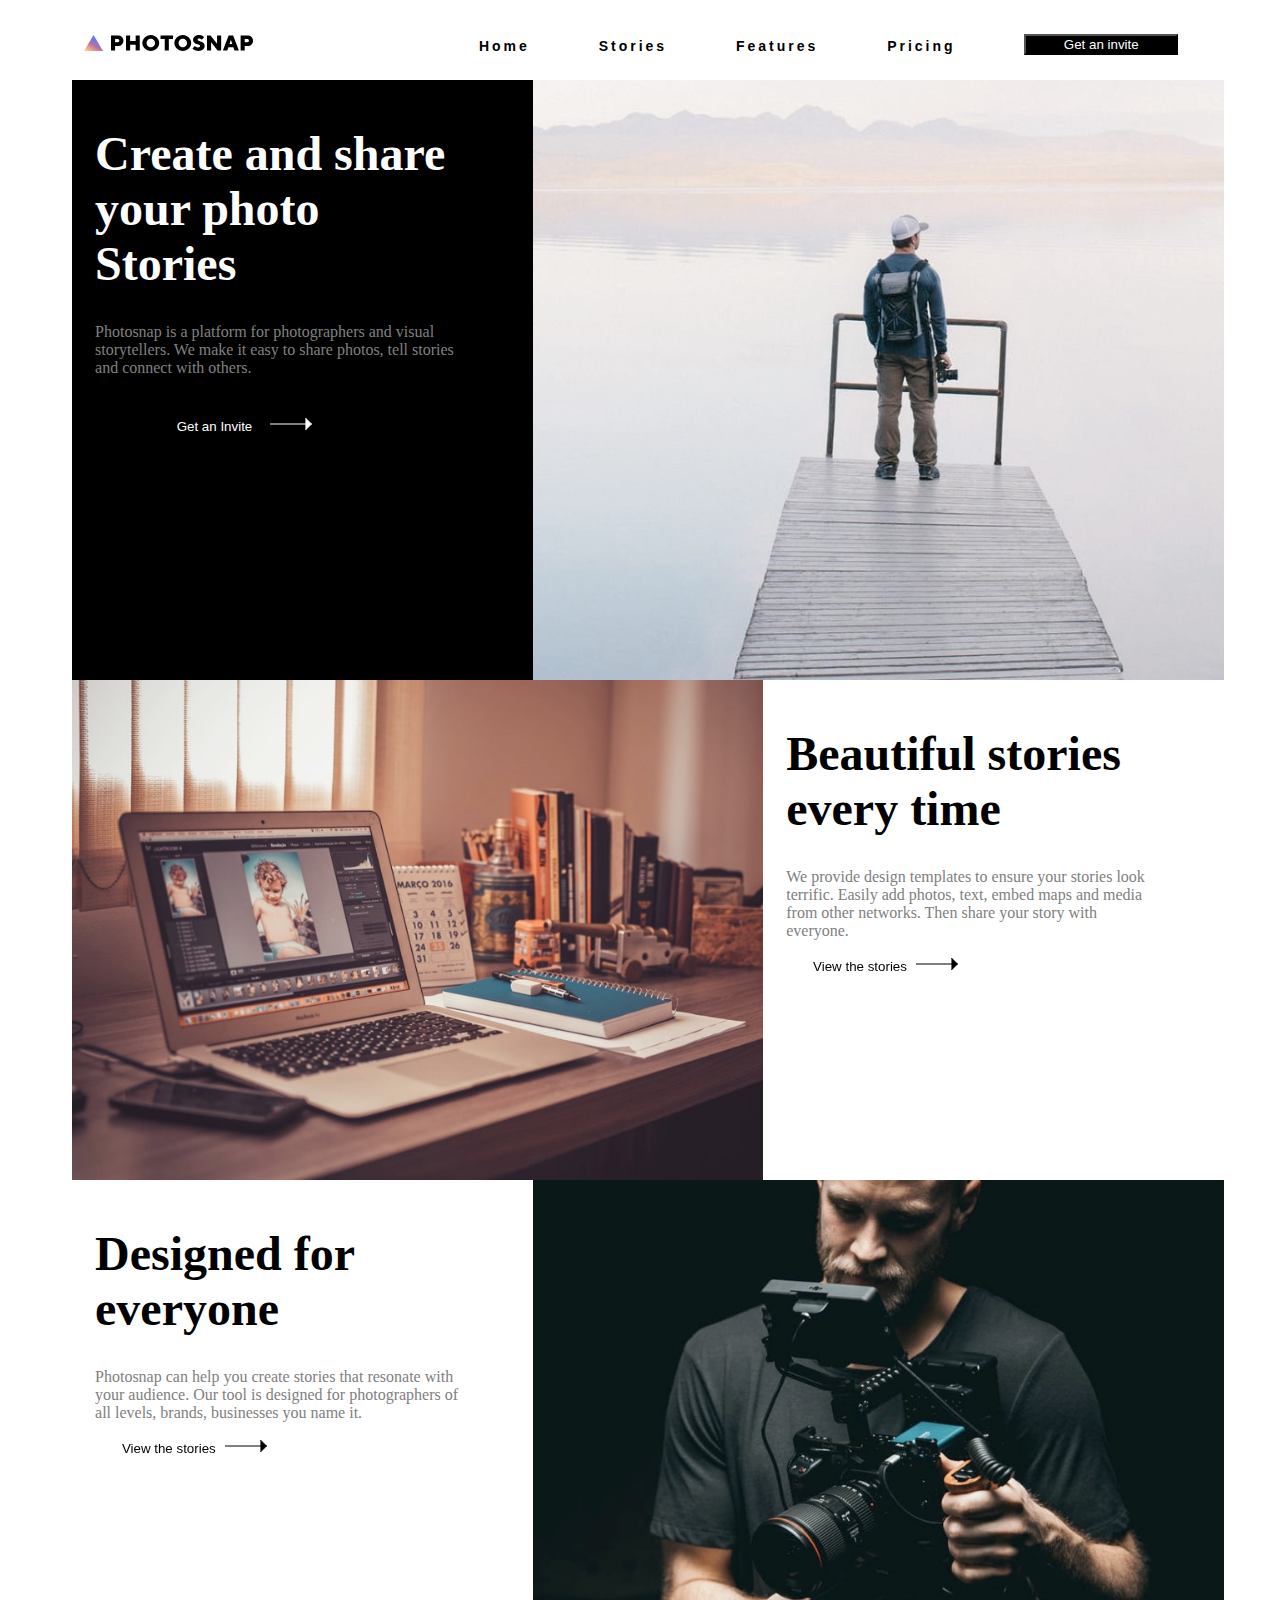
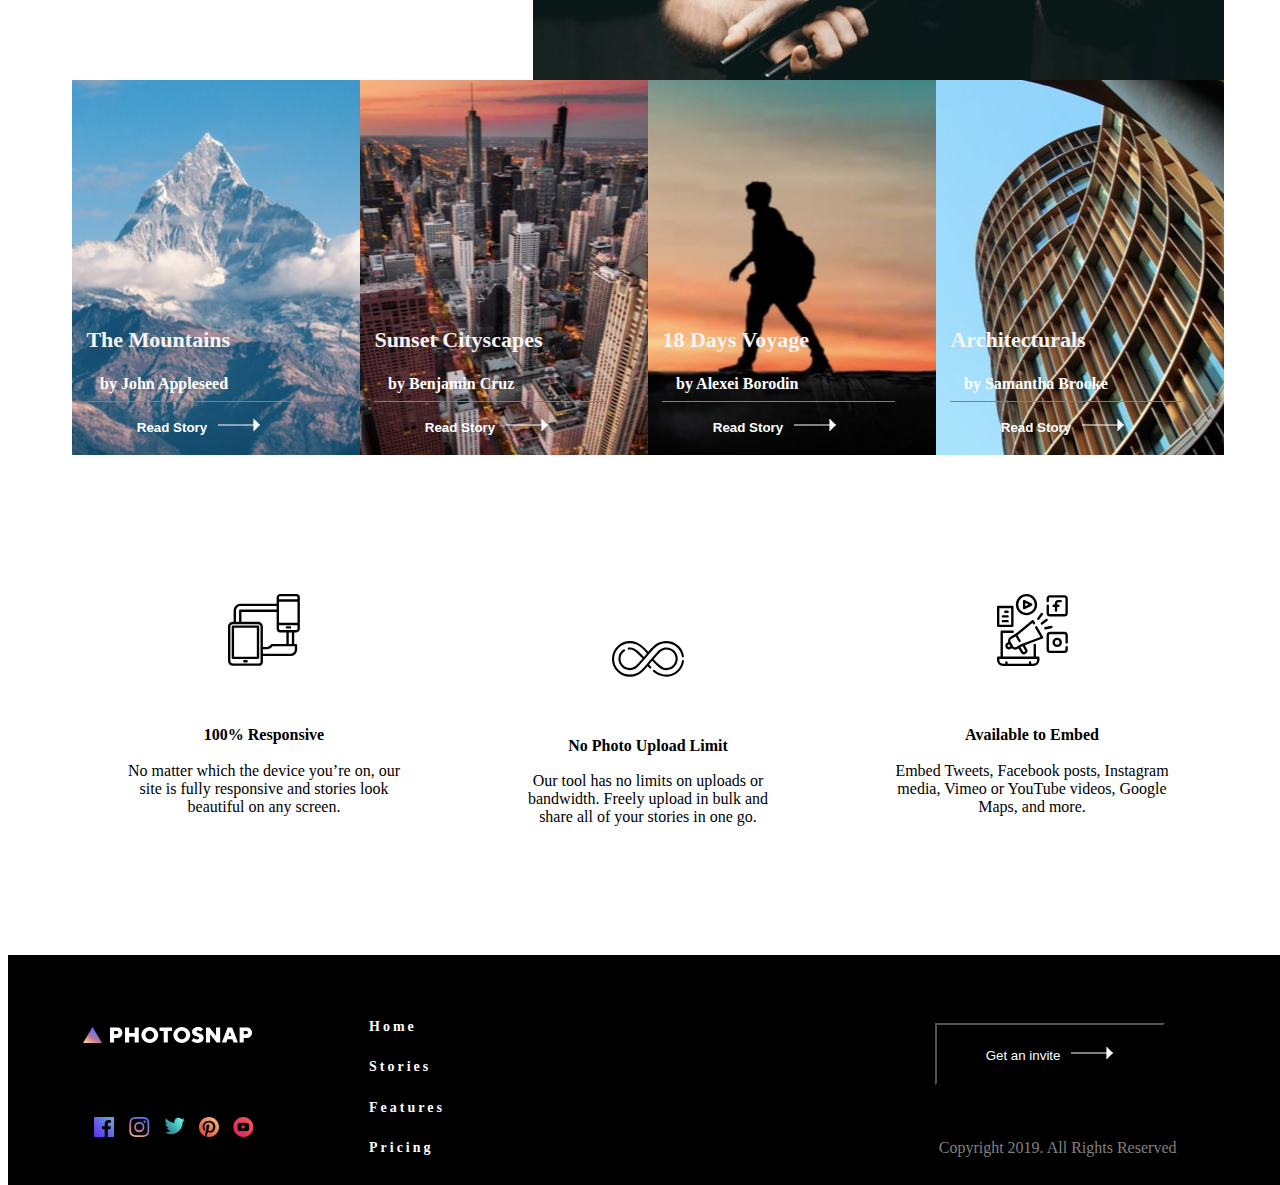
<file: index.html>
<!DOCTYPE html>
<html lang="en">
<head>
  <meta charset="UTF-8">
  <meta name="viewport" content="width=device-width, initial-scale=1.0">
  <link rel="stylesheet" href="style.css">
  <link rel="icon" type="image/png" sizes="32x32" href="./assets/favicon-32x32.png">
  <link href="https://cdn.jsdelivr.net/npm/bootstrap@5.0.0-beta2/dist/css/bootstrap.min.css" rel="stylesheet" integrity="sha384-BmbxuPwQa2lc/FVzBcNJ7UAyJxM6wuqIj61tLrc4wSX0szH/Ev+nYRRuWlolflfl" crossorigin="anonymous">
  <title>Frontend Mentor | Photosnap Website Challenge</title>
</head>
<body>
<div class="mainContainer">
<header class="mainHeader">
<nav>  
  <div class="logo">
    <img src="/assets/shared/desktop/logo-black.svg" alt="">
  </div>
  <ul class="nav-links">
      <li><a href="index.html">Home</a></li>
      <li><a href="stories.html">Stories</a></li>
      <li><a href="features.html">Features</a></li>
      <li><a href="pricing.html">Pricing</a></li>
      <button class="inviteNavButton">Get an invite</button>
  </ul>
  <div class="burger">
      <div class="line1"></div>
      <div class="line2"></div>
      <div class="line3"></div>
</div>
</nav>

</header>
<main>
  <section class="mainStories">
    <div class="stories1 storiesBig">
      <!-- <img src="/assets/home/mobile/create-and-share.jpg" alt="Lake View" class="storiesImg story1Img"> -->
      <div class="story1Img"></div>
      <section class="storyWriteup story1WU">
        <h1 class="storiesH1">Create and share your photo Stories</h1>

        <p class="storiesP">Photosnap is a platform for photographers and visual storytellers. We make it 
        easy to share photos, tell stories and connect with others.</p>
        <button class="storiesActionP1">Get an Invite <a href="#"><img src="/assets/shared/desktop/arrow-white.svg" class="arrowImg" alt="arrowImg"></a></button>
      </section>
    </div>
    <div class="stories2 storiesBig">
      <!-- <img src="/assets/home/mobile/beautiful-stories.jpg" alt="Laptop" class="storiesImg story2Img"> -->
      <div class="story2Img"></div>
      <section class="storyWriteup story2WU">
        <h1 class="stories2H1">Beautiful stories every time</h1>
        
        <p class="storiesP">We provide design templates to ensure your stories look terrific. Easily add 
        photos, text, embed maps and media from other networks. Then share your story 
        with everyone.</p>
      

        <button class="storiesActionP2">View the stories<a href="#"><img src="/assets/shared/desktop/arrow-black.svg" class="arrowImg" alt="arrowImg"></a></button>
      </section>
    </div>
    <div class="stories3 storiesBig">
      <!-- <img src="/assets/home/mobile/designed-for-everyone.jpg" alt="Pic Taking" class="storiesImg story3Img"> -->
      <div class="story3Img"></div>
      <section class="storyWriteup story3WU">
        <h1 class="stories3H1">Designed for everyone</h1>

        <p class="storiesP">Photosnap can help you create stories that resonate with your audience.  Our 
        tool is designed for photographers of all levels, brands, businesses you name it. </p>

        <button class="storiesActionP3">View the stories<a href="#"><img src="/assets/shared/desktop/arrow-black.svg" class="arrowImg" alt="arrowImg"></a></button>
      </section>
    </div>
    <section class="storiesSM">
      <div class="stories4 ">
        <div class="storiesSMWU">
          <h3 class="storiesH3">The Mountains</h3>
          <p class="storiesP4">by John Appleseed</p>
          <button class="storiesActionP4">Read Story<a href="#"><img src="/assets/shared/desktop/arrow-white.svg" class="arrowImg" alt="arrowImg"></a></button>
        </div>
      </div>
      <div class="stories5">
        <div class="storiesSMWU">
          <h3 class="storiesH3">Sunset Cityscapes</h3>
          <p class="storiesP4">by Benjamin Cruz</p>
          <button class="storiesActionP4">Read Story<a href="#"><img src="/assets/shared/desktop/arrow-white.svg" class="arrowImg" alt="arrowImg"></a></button>
        </div>
      </div>
      <div class="stories6">
        <div class="storiesSMWU">
          <h3 class="storiesH3">18 Days Voyage</h3>
          <p class="storiesP4">by Alexei Borodin</p>
          <button class="storiesActionP4">Read Story<a href="#"><img src="/assets/shared/desktop/arrow-white.svg" class="arrowImg" alt="arrowImg"></a></button>
        </div>
      </div>
      <div class="stories7">
        <div class="storiesSMWU">
          <h3 class="storiesH3">Architecturals</h3>
          <p class="storiesP4">by Samantha Brooke</p>
          <button class="storiesActionP4">Read Story<a href="#"><img src="/assets/shared/desktop/arrow-white.svg" class="arrowImg" alt="arrow Img"></a></button>
        </div>
      </div>
  </section>
  <section class="featuresDiv">
    <div class="feature1">
      <img src="/assets/features/desktop/responsive.svg" class="featureImg" alt="responsive feature" >
      <h4 class="featureH4">100% Responsive</h4>

      <p class="featureP">No matter which the device you’re on, our site is fully responsive and stories 
      look beautiful on any screen.</p>
    </div>
    <div class="feature2">
      <img src="/assets/features/desktop/no-limit.svg" class="featureImg" alt="no limit feature" >
      <h4 class="featureH4">No Photo Upload Limit</h4>

      <p class="featureP">Our tool has no limits on uploads or bandwidth. Freely upload in bulk and 
      share all of your stories in one go.</p>
    </div>
    <div class="feature3">
      <img src="/assets/features/desktop/embed.svg" class="featureImg" alt="embed feature" >
      <h4 class="featureH4">Available to Embed</h4>

      <p class="featureP">Embed Tweets, Facebook posts, Instagram media, Vimeo or YouTube videos, 
      Google Maps, and more. </p>
    </div>
  </section>
</main>
</div>
<footer>
  <div class="footerName"><img class="footerLogo" src="/assets/shared/desktop/logo-white.svg" alt="" fill="#0000ff"></div>
  <div class="btn-group ">
    <a href="#"><img src="/assets/shared/desktop/facebook.svg" alt="" class="socialBtns"></a>
    <a href="#"><img src="/assets/shared/desktop/instagram.svg" alt="" class="socialBtns"></a>
    <a href="#"><img src="/assets/shared/desktop/twitter.svg" alt="" class="socialBtns"></a>
    <a href="#"><img src="/assets/shared/desktop/pinterest.svg" alt="" class="socialBtns"></a>
    <a href="#"><img src="/assets/shared/desktop/youtube.svg" alt="" class="socialBtns"></a>
  </div>
  <ul class="footerLinks">
      <li><a href="index.html">Home</a></li>
      <li><a href="stories.html">Stories</a></li>
      <li><a href="features.html">Features</a></li>
      <li><a href="pricing.html">Pricing</a></li>
  </ul>


  <button id="inviteNavButtonFooter">Get an invite<img src="/assets/shared/desktop/arrow-white.svg" class="arrowImg" alt="arrowImg"></button>

  <div class="footerCopy"><p>Copyright 2019. All Rights Reserved</p></div>
  
</footer>

<script src="/script.js"></script>

</body>
</html>
</file>
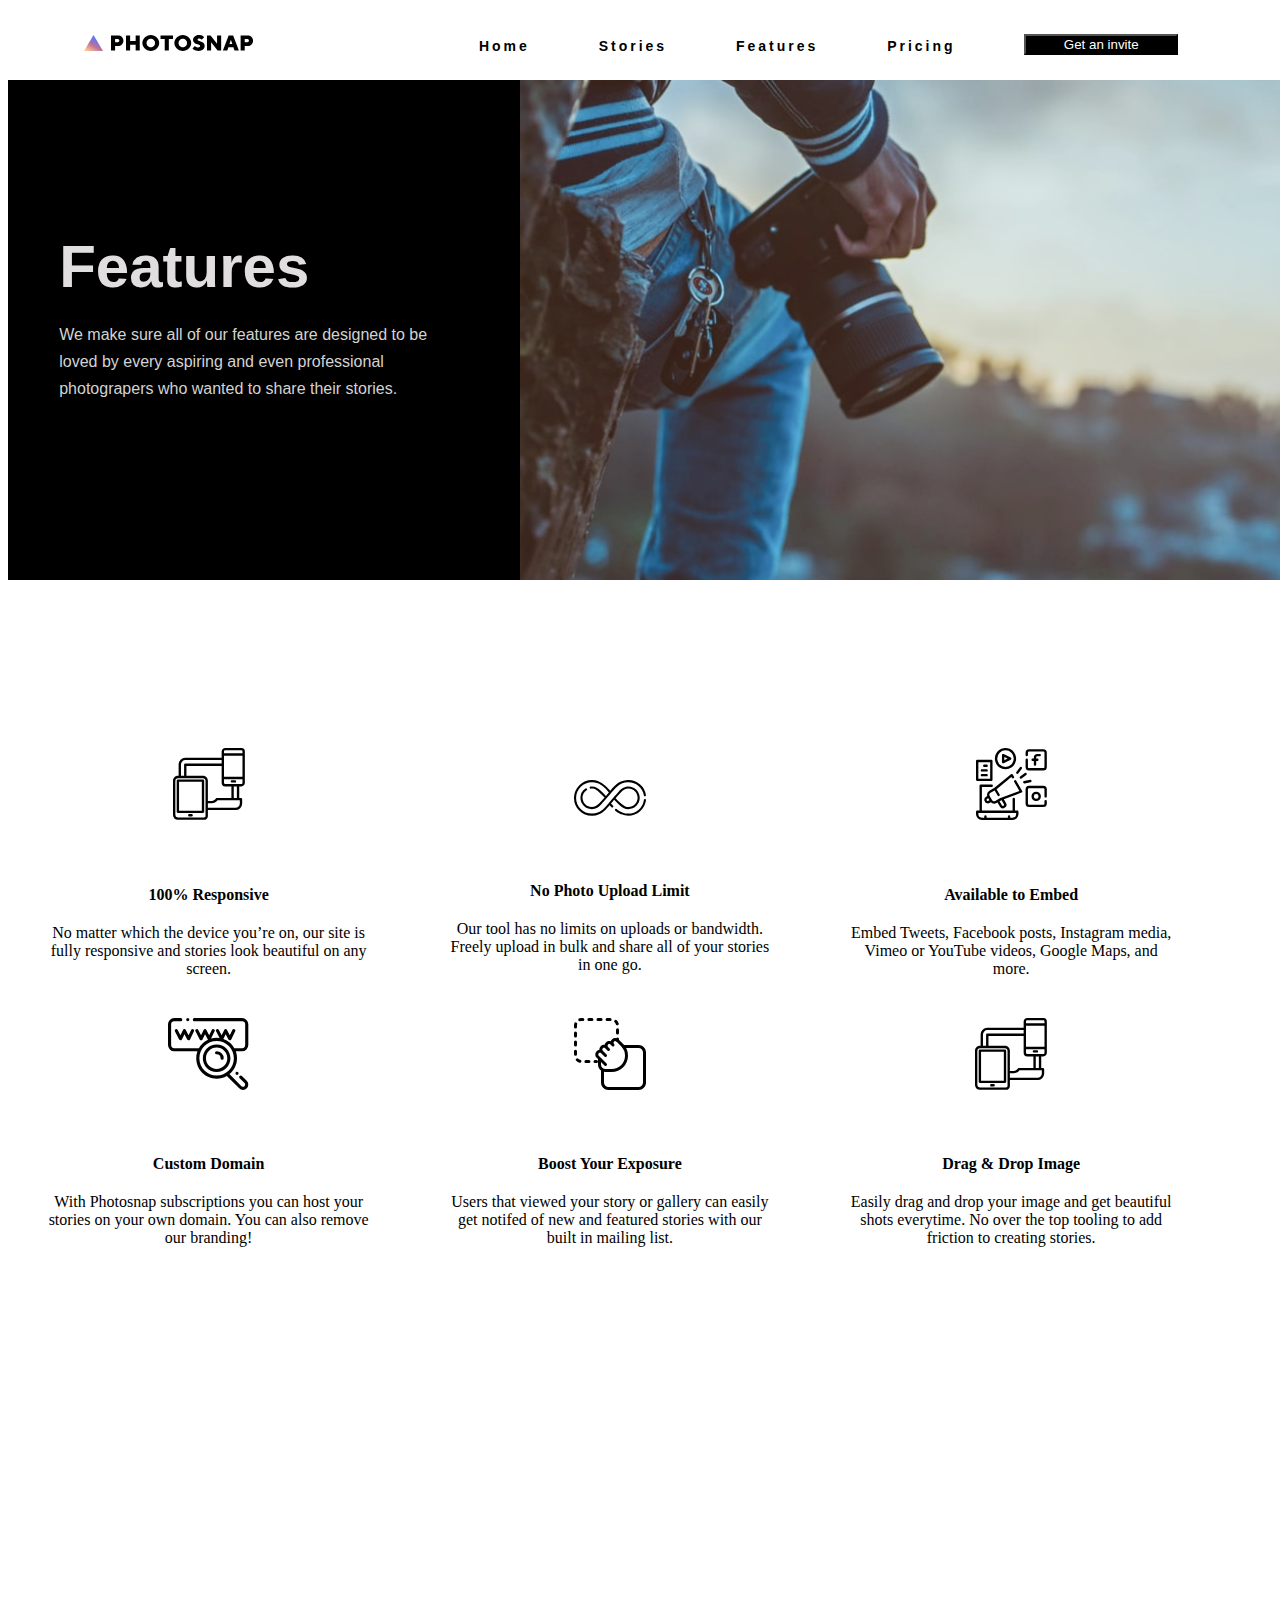
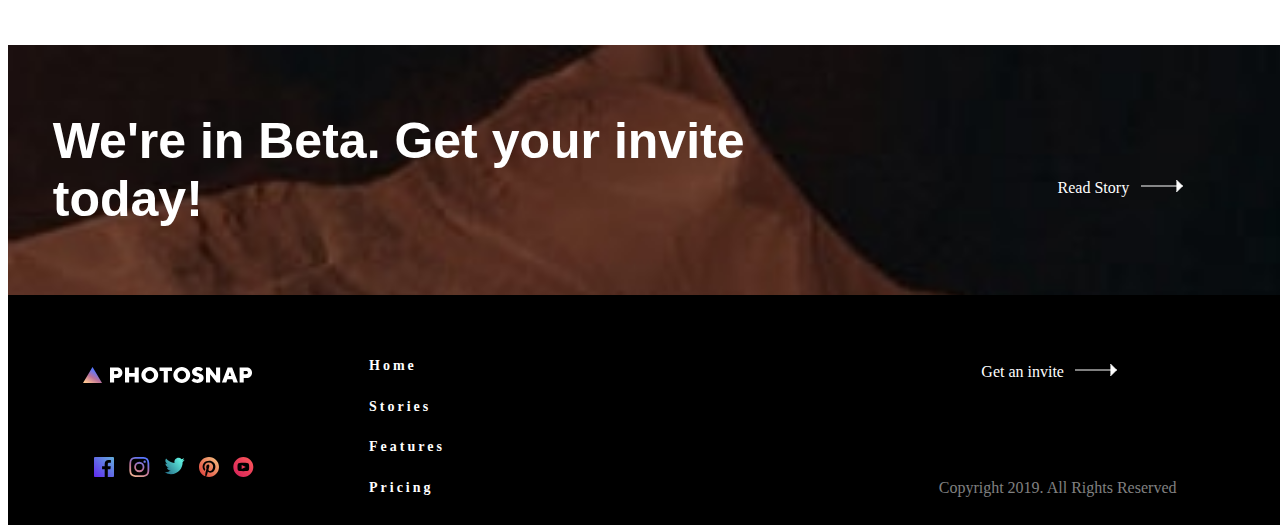
<file: features.html>
<!DOCTYPE html>
<html lang="en">
<head>
  <meta charset="UTF-8">
  <meta name="viewport" content="width=device-width, initial-scale=1.0">
<link rel="stylesheet" href="style.css">
  <link rel="icon" type="image/png" sizes="32x32" href="./assets/favicon-32x32.png">
  
  <title>Frontend Mentor | Photosnap Website Challenge</title>
</head>
<body>
  <header class="mainHeader">
    <nav>  
      <div class="logo">
        <img src="/assets/shared/desktop/logo-black.svg" alt="">
      </div>
      <ul class="nav-links">
        <li><a href="index.html">Home</a></li>
        <li><a href="stories.html">Stories</a></li>
        <li><a href="features.html">Features</a></li>
        <li><a href="pricing.html">Pricing</a></li>
          <button class="inviteNavButton">Get an invite</button>
      </ul>
      <div class="burger">
          <div class="line1"></div>
          <div class="line2"></div>
          <div class="line3"></div>
    </div>
  </nav>
    
  </header>
<main>
  <div class="feature-Top">
    <div class="feature-TopMobileBackground"></div>
    <div class="feature-TopWU">
      <h1 class="feature-H1">Features</h1>

      <p class="feature-Big-P">We make sure all of our features are designed to be loved by every aspiring and even 
  professional photograpers who wanted to share their stories.</p>
    </div>
  </div>
  <section class="feature-Main-Section">
    <div class="feature-1 featureSectionShared">
      <div class="feature-1-img"><img src="/assets/features/desktop/responsive.svg" class="featureImg" alt="responsive feature" ></div>
      <h4 class="featureH4">100% Responsive</h4>

      <p class="featureP">No matter which the device you’re on, our site is fully responsive and stories 
        look beautiful on any screen.</p>
    </div>
    <div class="feature-2 featureSectionShared">
      <div class="feature-2-img"><img src="/assets/features//desktop/no-limit.svg" class="featureImg" alt="responsive feature" ></div>
      <h4 class="featureH4">No Photo Upload Limit</h4>

      <p class="featureP">Our tool has no limits on uploads or bandwidth. Freely upload in bulk and share 
  all of your stories in one go.</p>
    </div>
    <div class="feature-3 featureSectionShared">
      <div class="feature-3-img"><img src="/assets/features/desktop/embed.svg" class="featureImg" alt="responsive feature" ></div>
      <h4 class="featureH4">Available to Embed</h4>

      <p class="featureP">Embed Tweets, Facebook posts, Instagram media, Vimeo or YouTube videos, Google 
  Maps, and more. </p>
    </div>
    <div class="feature-4 featureSectionShared">
      <div class="feature-4-img"><img src="/assets/features/desktop/custom-domain.svg" class="featureImg" alt="responsive feature" ></div>
      <h4 class="featureH4">Custom Domain</h4>

      <p class="featureP">With Photosnap subscriptions you can host your stories on your own domain. You can 
        also remove our branding!</p>
    </div>
    <div class="feature-5 featureSectionShared">
      <div class="feature-5-img"><img src="/assets/features/desktop/boost-exposure.svg" class="featureImg" alt="responsive feature" ></div>
      <h4 class="featureH4">Boost Your Exposure</h4>

      <p class="featureP">Users that viewed your story or gallery can easily get notifed of new and featured 
        stories with our built in mailing list.</p>
    </div>
    <div class="feature-6 featureSectionShared">
      <div class="feature-6-img"><img src="/assets/features/desktop/responsive.svg" class="featureImg" alt="responsive feature" ></div>
      <h4 class="featureH4">Drag & Drop Image</h4>

      <p class="featureP">  Easily drag and drop your image and get beautiful shots everytime. No over the top 
        tooling to add friction to creating stories.</p>
    </div>
  </section>
  <section class="feature-Beta">
    <h1 class="feature-BetaH1">We're in Beta. Get your invite today!</h1>
    
    <p class="featureAction">Read Story<a href="http://"><img src="/assets/shared/desktop/arrow-white.svg" class="arrowImg" alt="arrowImg"></a></p>
  </section>
</main>

<footer>
  <div class="footerName"><img class="footerLogo" src="/assets/shared/desktop/logo-white.svg" alt="" fill="#0000ff"></div>
  <div class="btn-group ">
    <a href="#"><img src="/assets/shared/desktop/facebook.svg" alt="" class="socialBtns"></a>
    <a href="#"><img src="/assets/shared/desktop/instagram.svg" alt="" class="socialBtns"></a>
    <a href="#"><img src="/assets/shared/desktop/twitter.svg" alt="" class="socialBtns"></a>
    <a href="#"><img src="/assets/shared/desktop/pinterest.svg" alt="" class="socialBtns"></a>
    <a href="#"><img src="/assets/shared/desktop/youtube.svg" alt="" class="socialBtns"></a>
  </div>
  <ul class="footerLinks">
    <li><a href="index.html">Home</a></li>
    <li><a href="stories.html">Stories</a></li>
    <li><a href="features.html">Features</a></li>
    <li><a href="pricing.html">Pricing</a></li>
  </ul>


  <a id="inviteNavButtonFooter">Get an invite<img src="/assets/shared/desktop/arrow-white.svg" class="arrowImg" alt="arrowImg"></a>

  <div class="footerCopy"><p>Copyright 2019. All Rights Reserved</p></div>
  
</footer>

<script src="/script.js"></script>

</body>
</html>
</file>
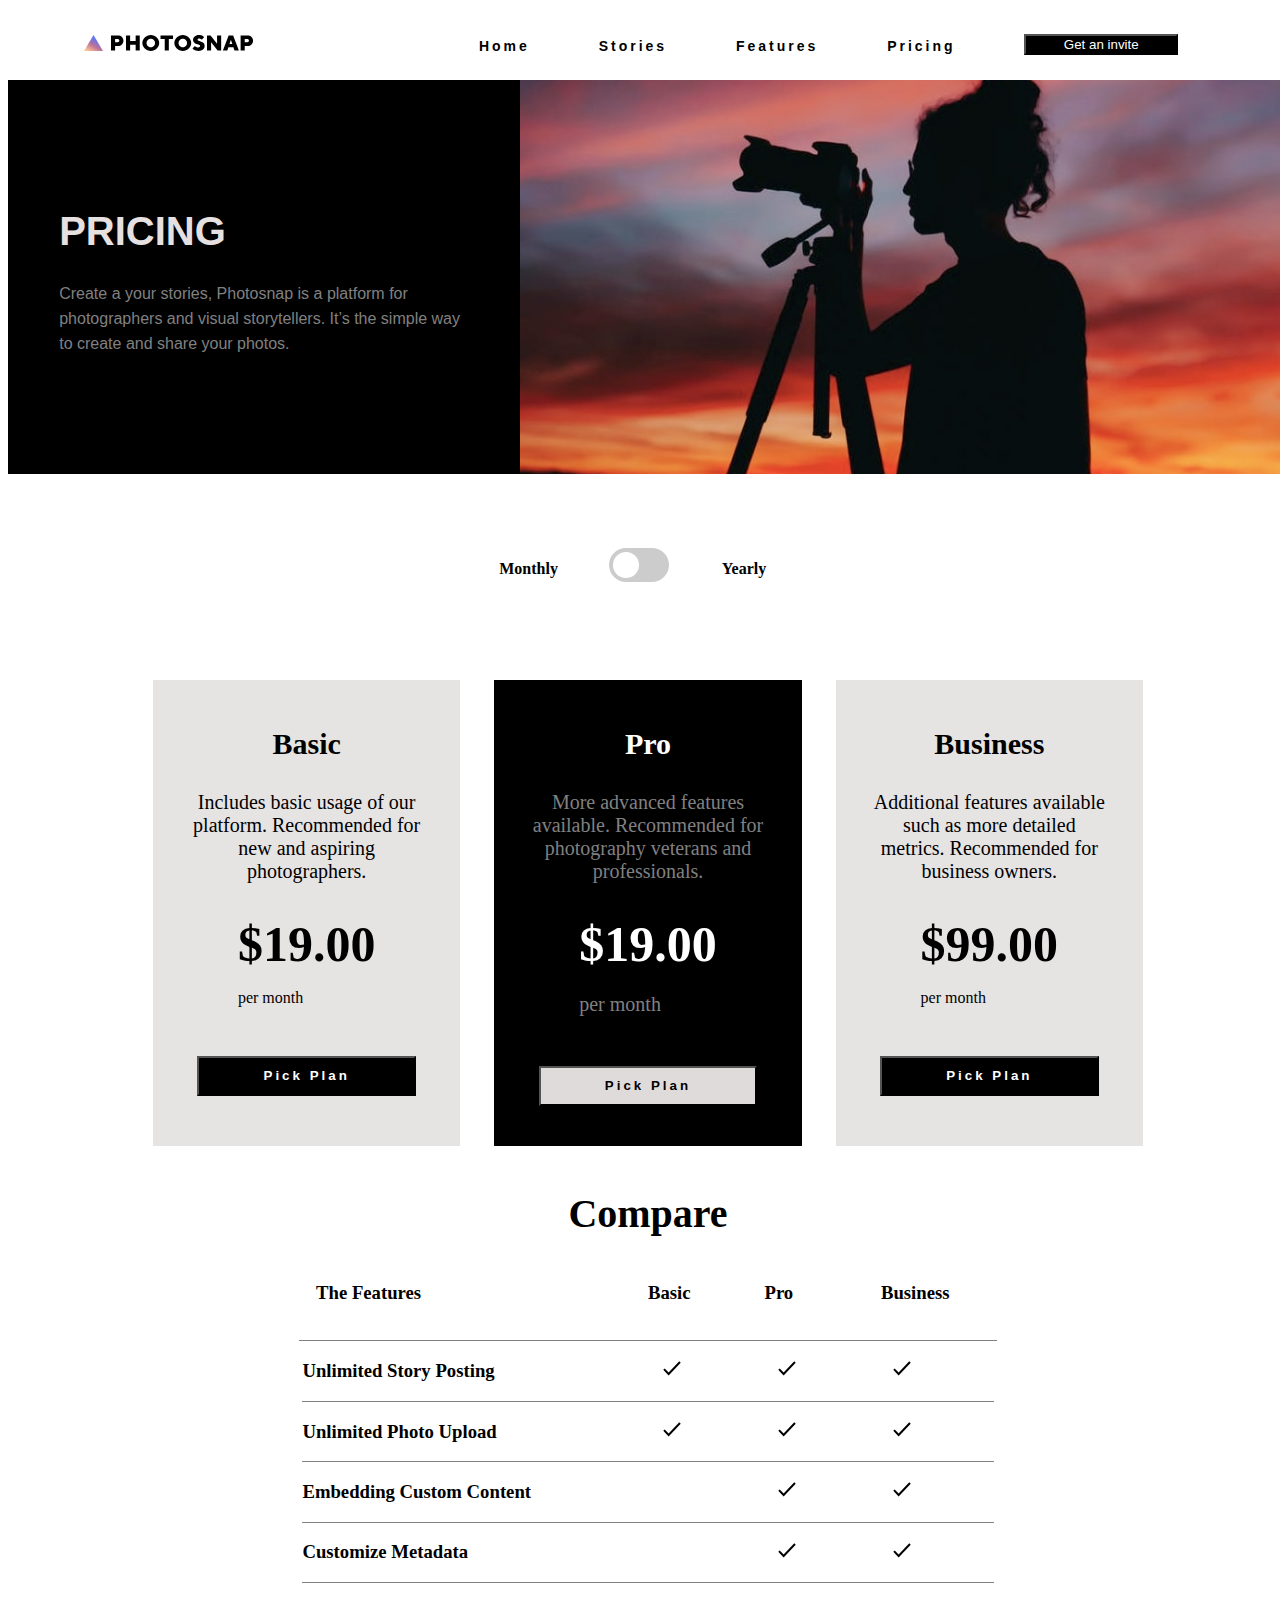
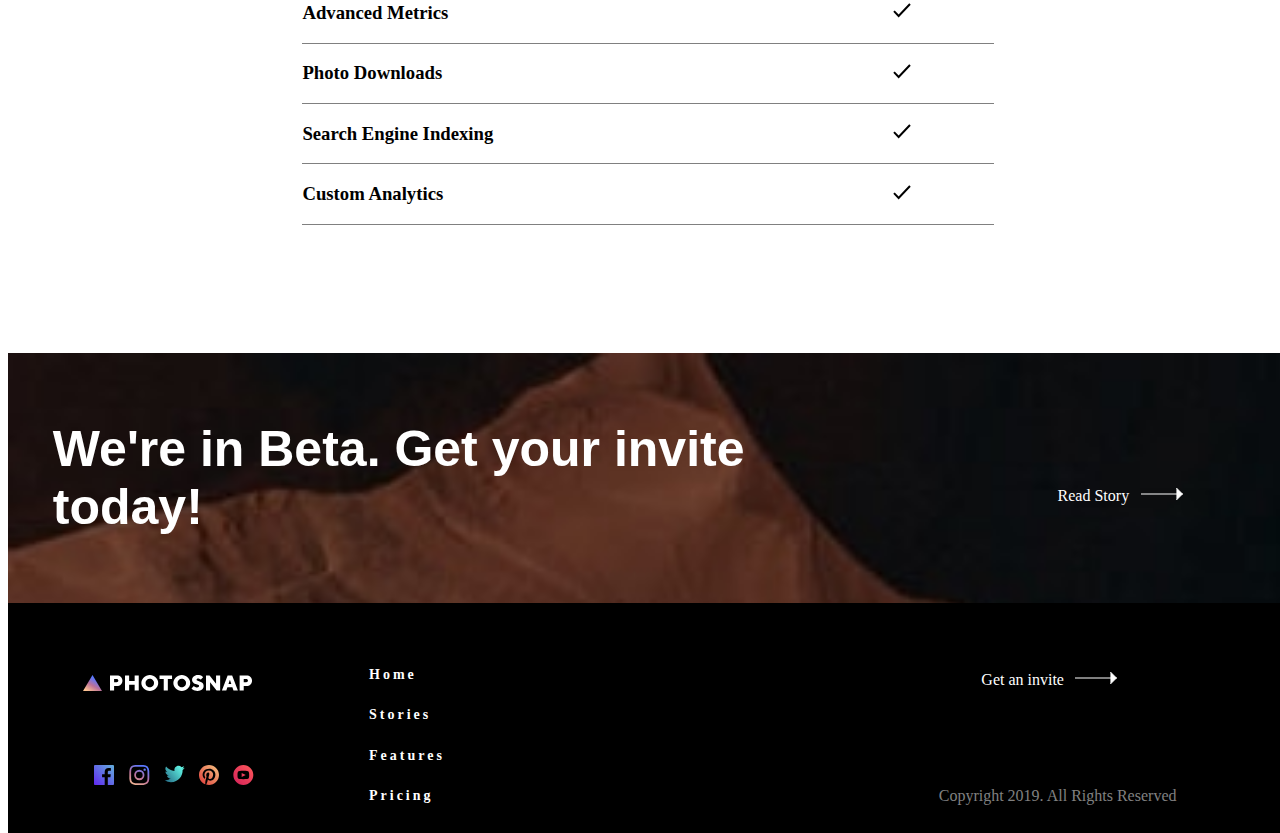
<file: pricing.html>
<!DOCTYPE html>
<html lang="en">
<head>
  <meta charset="UTF-8">
  <meta name="viewport" content="width=device-width, initial-scale=1.0">
  <link rel="stylesheet" href="style.css">
  <link rel="icon" type="image/png" sizes="32x32" href="./assets/favicon-32x32.png">
  
  <title>Frontend Mentor | Photosnap Website Challenge</title>
</head>
<body>
  <header class="mainHeader">
    <nav>  
      <div class="logo">
        <img src="/assets/shared/desktop/logo-black.svg" alt="">
      </div>
      <ul class="nav-links">
        <li><a href="index.html">Home</a></li>
        <li><a href="stories.html">Stories</a></li>
        <li><a href="features.html">Features</a></li>
        <li><a href="pricing.html">Pricing</a></li>
          <button class="inviteNavButton">Get an invite</button>
      </ul>
      <div class="burger">
          <div class="line1"></div>
          <div class="line2"></div>
          <div class="line3"></div>
    </div>
    </nav>
  </header>  
<section class="pricing-main-container">  
  <div class="pricing-top">
    <div class="pricing-topPic"></div>
    <div class="pricing-topWU">
      <h1 class="pricing-topH1">Pricing</h1>

      <p class="pricing-pTop">Create a your stories, Photosnap is a platform for photographers and visual storytellers. It’s the simple way to create and share your photos.</p>

    </div>
  </div>
  <section class="pricingToggler">
    <h4 class="pricing-h4-m">Monthly</h4>
    <div class="pricing-toggleSwitch">
      <label class="switch">
        <input type="checkbox" onclick="toggle(this)" class="toggleSwitch" value="OFF">
        <span class="slider round"></span>
      </label>
    </div>
    <h4 class="pricing-h4-y">Yearly</h4>  
  </section>
  <section class="pricing-options">

    <div class="pricing-Option1">
      <div class="pricing-wu">
        <h3 class="pricing-priceTitleBlack">Basic</h3>
        <p class="pricing-pricePWBlack">Includes basic usage of our platform. Recommended for new and aspiring photographers.</p>
      </div>
      <div class="pricing-basicPlanPrice pricing-price">
        <div class="pricing-monthly pm1">
          <section class="pricing-optionPriceBlack">$19.00</section> <p class="pricing-pricePBlack">per month</p>
        </div>
        <div class="pricing-yearly py1">
          <section class="pricing-optionPriceBlack">$190.00</section> <p class="pricing-pricePBlack">per year</p>
        </div>
      </div>
      <button class="pricing-optionButtonBlack priceing-btn">Pick Plan</button>
    </div>

    <div class="pricing-Option2">
      <div class="pricing-wu">
        <h3 class="pricing-priceTitleWhite">Pro</h3>
        <p class="pricing-pricePWhite">More advanced features available. Recommended for photography veterans and professionals.</p>
      </div>
      <div class="pricing-price">
        <div class="pricing-monthly pm2">
          <section class="pricing-optionPriceWhite">$19.00</section> <p class="pricing-pricePWhite">per month</p>
        </div>
        <div class="pricing-yearly py2">
          <section class="pricing-optionPriceWhite">$190.00</section> <p class="pricing-pricePWhite">per year</p>
        </div>
      </div>
      <button class="pricing-optionButtonWhite priceing-btn">Pick Plan</button>
      
    </div>
  
    <div class="pricing-Option3">
      <div class="pricing-wu">
        <h3 class="pricing-priceTitleBlack pricing-t">Business</h3>
        <p class="pricing-pricePWBlack">Additional features available such as more detailed metrics. Recommended for business owners.</p>
      </div>
      <div class="pricing-price">
        <div class="pricing-monthly pm3">
          <section class="pricing-optionPriceBlack">$99.00</section> <p class="pricing-pricePBlack">per month</p>
        </div>
        <div class="pricing-yearly py3">
          <section class="pricing-optionPriceBlack">$990.00</section> <p class="pricing-pricePBlack">per year</p>
        </div>
      </div>
      <button class="pricing-optionButtonBlack priceing-btn">Pick Plan</button>
    </div>

  </section>


  <section class="pricing-comparing">
  <h1 class="pricing-compareH1">Compare</h1>
  <div class="pricing-featuresHead">
    <h3 class="pricing-featH3">The Features</h3>
    <h3 class="pricing-feat-head-bas">Basic</h3>
    <h3 class="pricing-feat-head-pro">Pro</h3>
    <h3 class="pricing-feat-head-bus">Business</h3>

  </div>


  <div class="pricing-features1">
    <h3 class="pricing-featureH3">Unlimited Story Posting</h3>
    <div class="pricing-feat-basic">Basic</div>
    <div class="pricing-feat-pro">Pro</div>
    <div class="pricing-feat-bus">Business</div>
    <div class="pricing-feat-check1"><img src="/assets/pricing/desktop/check.svg" alt="check"></div>
    <div class="pricing-feat-check2"><img src="/assets/pricing/desktop/check.svg" alt="check"></div>
    <div class="pricing-feat-check3"><img src="/assets/pricing/desktop/check.svg" alt="check"></div>
  </div>
  <div class="pricing-features2">
    <h3 class="pricing-featureH3">Unlimited Photo Upload</h3>
    <div class="pricing-feat-basic">Basic</div>
    <div class="pricing-feat-pro">Pro</div>
    <div class="pricing-feat-bus">Business</div>
    <div class="pricing-feat-check1"><img src="/assets/pricing/desktop/check.svg" alt="check"></div>
    <div class="pricing-feat-check2"><img src="/assets/pricing/desktop/check.svg" alt="check"></div>
    <div class="pricing-feat-check3"><img src="/assets/pricing/desktop/check.svg" alt="check"></div>
  </div>
  <div class="pricing-features3">
    <h3 class="pricing-featureH3">Embedding Custom Content</h3>
    <div class="pricing-feat-basic">Basic</div>
    <div class="pricing-feat-pro">Pro</div>
    <div class="pricing-feat-bus">Business</div>
    <div class="pricing-feat-check2"><img src="/assets/pricing/desktop/check.svg" alt="check"></div>
    <div class="pricing-feat-check3"><img src="/assets/pricing/desktop/check.svg" alt="check"></div>
  </div>  
  <div class="pricing-features4">
    <h3 class="pricing-featureH3">Customize Metadata</h3>
    <div class="pricing-feat-basic">Basic</div>
    <div class="pricing-feat-pro">Pro</div>
    <div class="pricing-feat-bus">Business</div>
    <div class="pricing-feat-check2"><img src="/assets/pricing/desktop/check.svg" alt="check"></div>
    <div class="pricing-feat-check3"><img src="/assets/pricing/desktop/check.svg" alt="check"></div>
  </div>  
  <div class="pricing-features5">
    <h3 class="pricing-featureH3">Advanced Metrics</h3>
    <div class="pricing-feat-basic">Basic</div>
    <div class="pricing-feat-pro">Pro</div>
    <div class="pricing-feat-bus">Business</div>
    <div class="pricing-feat-check3"><img src="/assets/pricing/desktop/check.svg" alt="check"></div>
  </div>  
  <div class="pricing-features6">
    <h3 class="pricing-featureH3">Photo Downloads</h3>
    <div class="pricing-feat-basic">Basic</div>
    <div class="pricing-feat-pro">Pro</div>
    <div class="pricing-feat-bus">Business</div>
    <div class="pricing-feat-check3"><img src="/assets/pricing/desktop/check.svg" alt="check"></div>
  </div>  
  <div class="pricing-features7">
    <h3 class="pricing-featureH3">Search Engine Indexing</h3>
    <div class="pricing-feat-basic">Basic</div>
    <div class="pricing-feat-pro">Pro</div>
    <div class="pricing-feat-bus">Business</div>
    <div class="pricing-feat-check3"><img src="/assets/pricing/desktop/check.svg" alt="check"></div>
  </div>  
  <div class="pricing-features8">
    <h3 class="pricing-featureH3">Custom Analytics</h3>
    <div class="pricing-feat-basic">Basic</div>
    <div class="pricing-feat-pro">Pro</div>
    <div class="pricing-feat-bus">Business</div>

    <div class="pricing-feat-check3"><img src="/assets/pricing/desktop/check.svg" alt="check"></div>
  </div>

</section>

  <section class="feature-Beta">
    <h1 class="feature-BetaH1">We're in Beta. Get your invite today!</h1>
    
    <p class="featureAction">Read Story<a href="http://"><img src="/assets/shared/desktop/arrow-white.svg" class="arrowImg" alt="arrowImg"></a></p>
  </section>
</main>
</section>  
<footer>
  <div class="footerName"><img class="footerLogo" src="/assets/shared/desktop/logo-white.svg" alt="" fill="#0000ff"></div>
  <div class="btn-group ">
    <a href="#"><img src="/assets/shared/desktop/facebook.svg" alt="" class="socialBtns"></a>
    <a href="#"><img src="/assets/shared/desktop/instagram.svg" alt="" class="socialBtns"></a>
    <a href="#"><img src="/assets/shared/desktop/twitter.svg" alt="" class="socialBtns"></a>
    <a href="#"><img src="/assets/shared/desktop/pinterest.svg" alt="" class="socialBtns"></a>
    <a href="#"><img src="/assets/shared/desktop/youtube.svg" alt="" class="socialBtns"></a>
  </div>
  <ul class="footerLinks">
    <li><a href="index.html">Home</a></li>
    <li><a href="stories.html">Stories</a></li>
    <li><a href="features.html">Features</a></li>
    <li><a href="pricing.html">Pricing</a></li>
  </ul>


  <a id="inviteNavButtonFooter">Get an invite<img src="/assets/shared/desktop/arrow-white.svg" class="arrowImg" alt="arrowImg"></a>

  <div class="footerCopy"><p>Copyright 2019. All Rights Reserved</p></div>
  
</footer>

<script src="/script.js"></script>

</body>
</html>
</file>
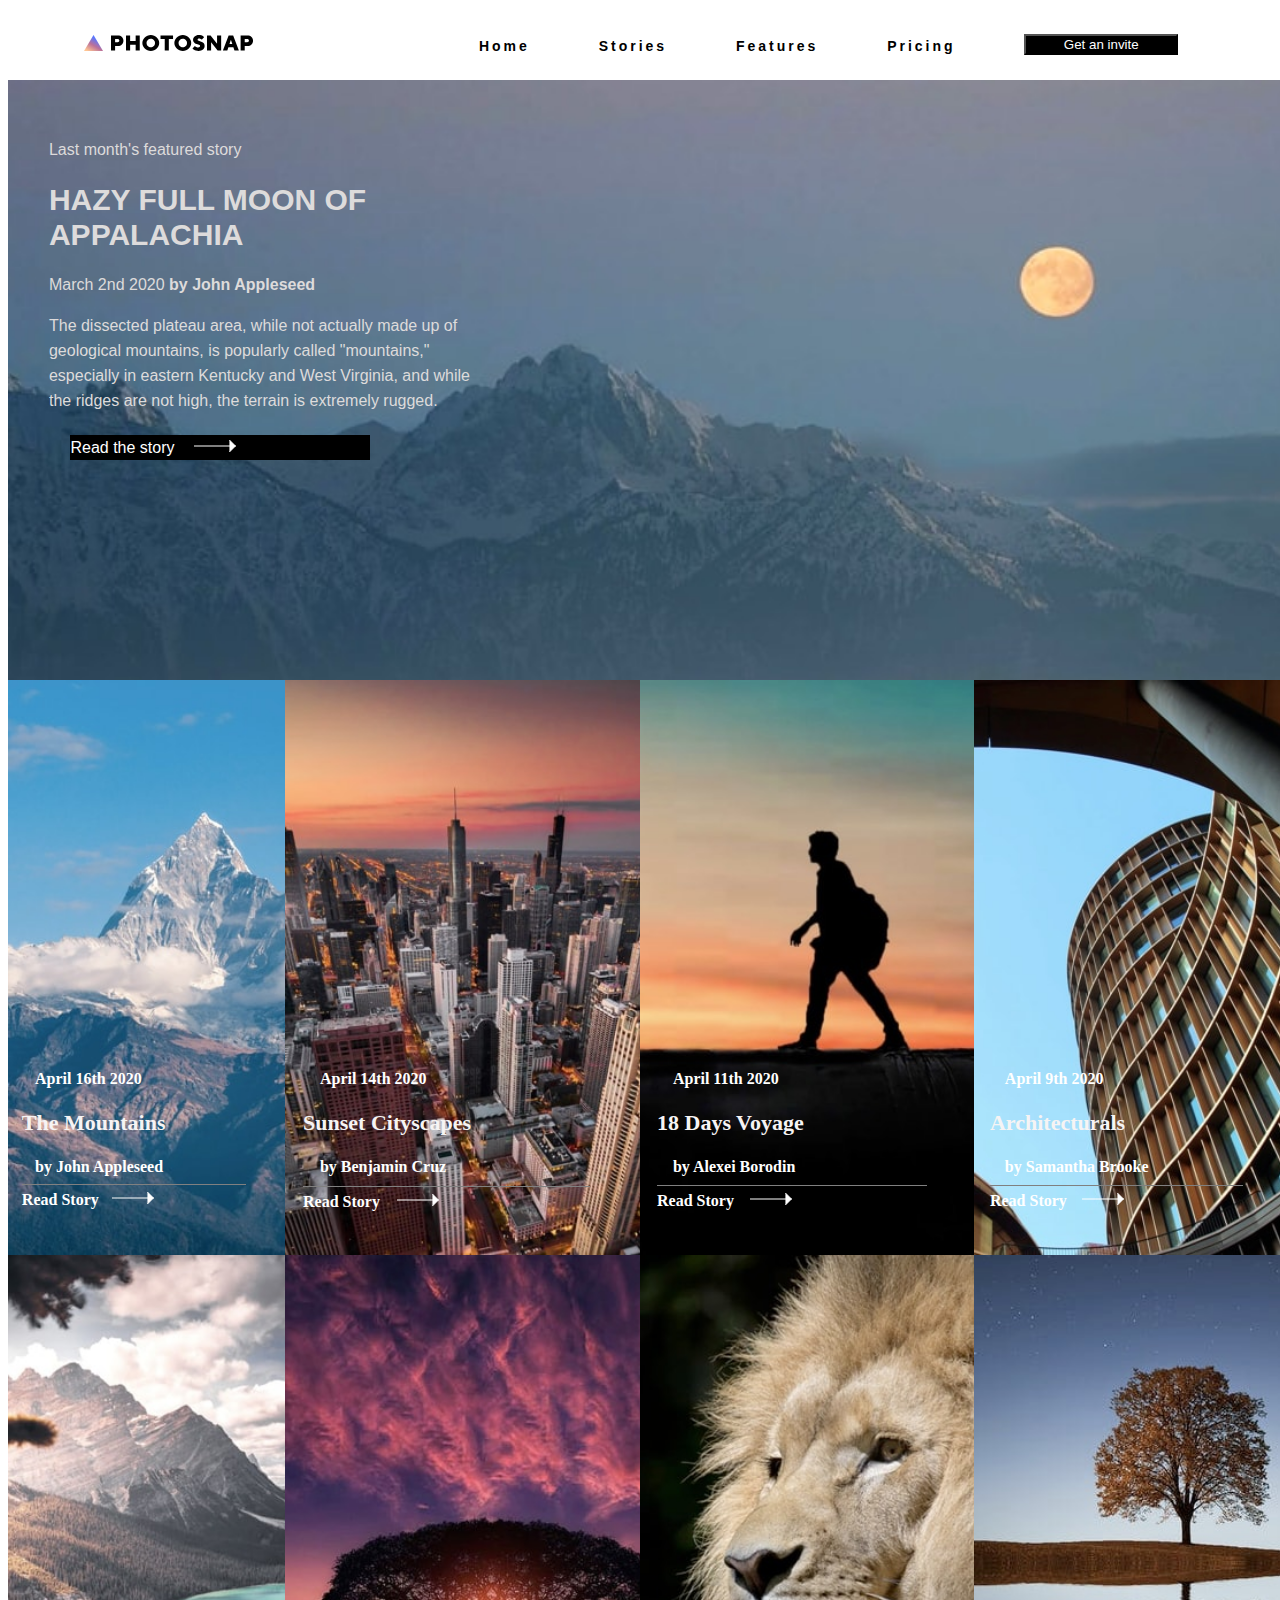
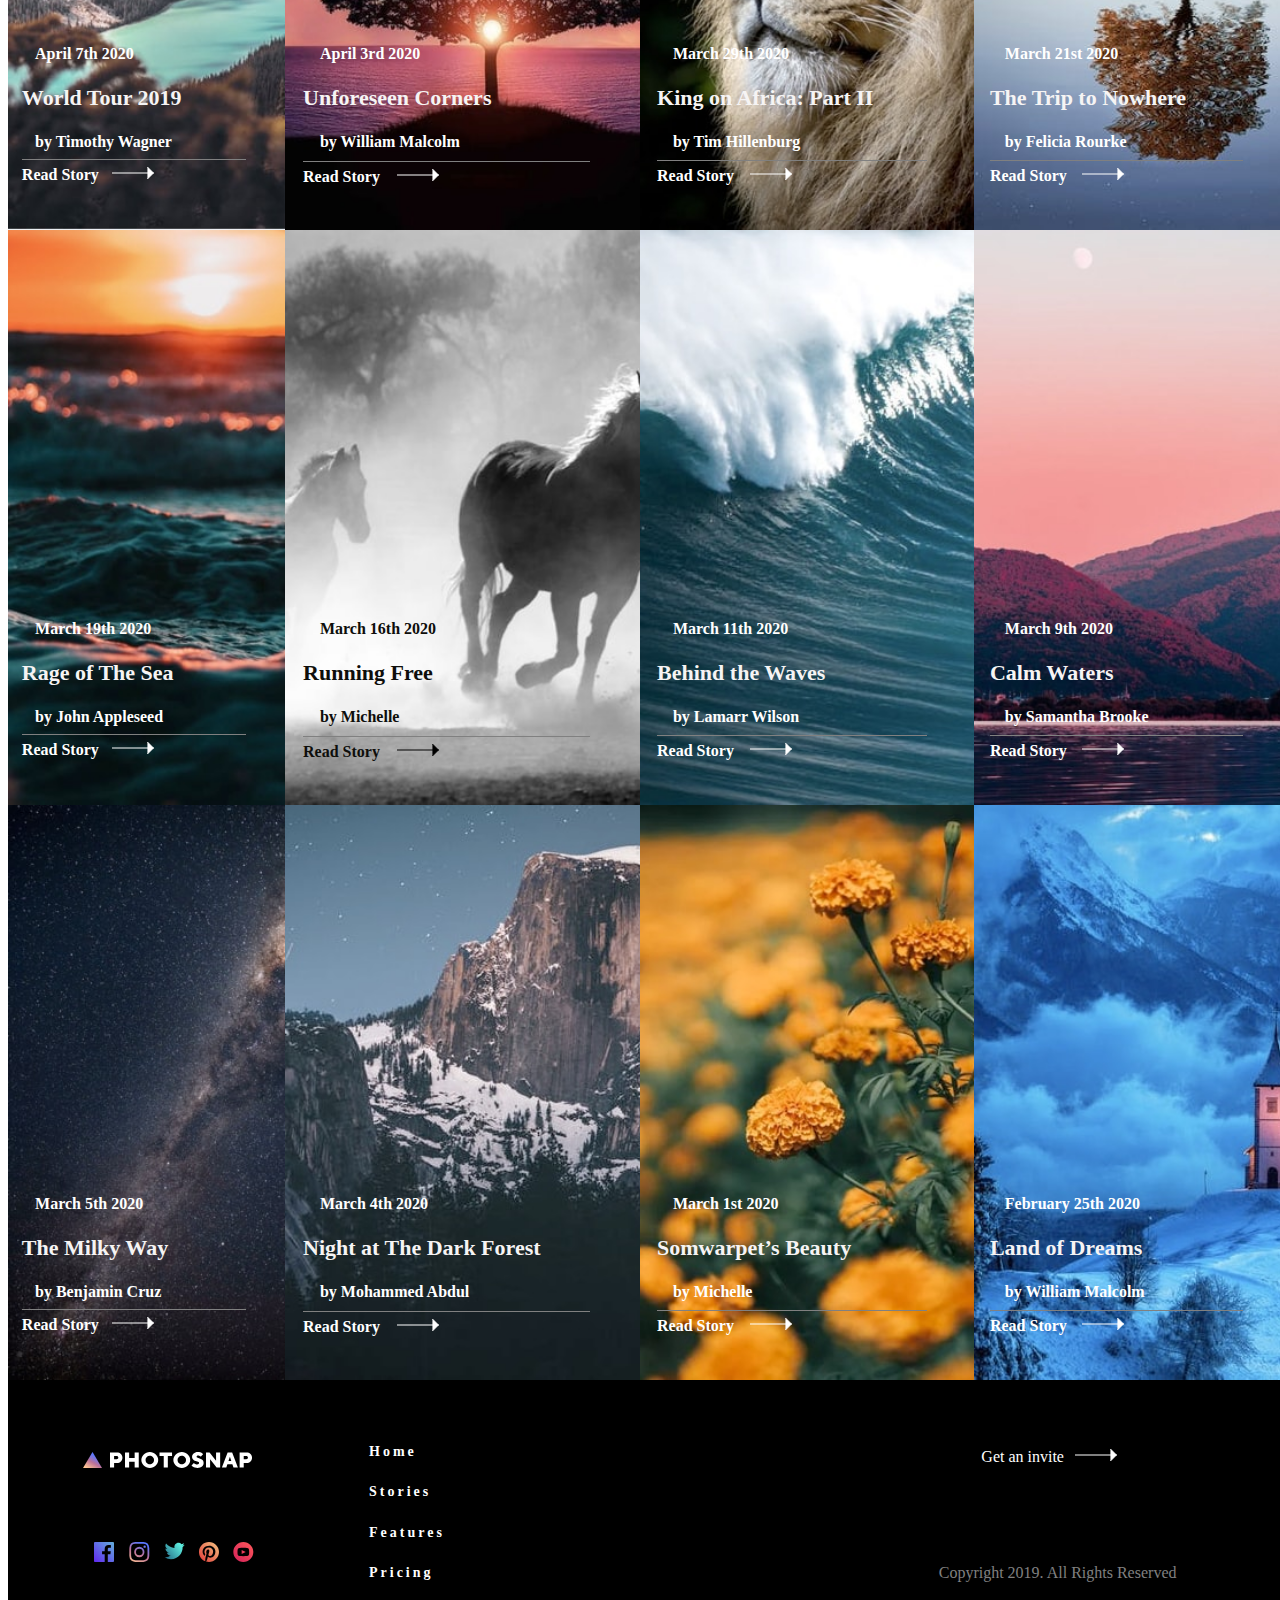
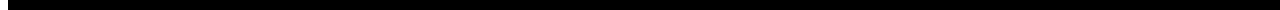
<file: stories.html>
<!DOCTYPE html>
<html lang="en">
<head>
  <meta charset="UTF-8">
  <meta name="viewport" content="width=device-width, initial-scale=1.0">
<link rel="stylesheet" href="style.css">
  <link rel="icon" type="image/png" sizes="32x32" href="./assets/favicon-32x32.png">
  
  <title>Frontend Mentor | Photosnap Website Challenge</title>
</head>
<body>
  <header class="mainHeader">
    <nav>  
      <div class="logo">
        <img src="/assets/shared/desktop/logo-black.svg" alt="">
      </div>
      <ul class="nav-links">
        <li><a href="index.html">Home</a></li>
        <li><a href="stories.html">Stories</a></li>
        <li><a href="features.html">Features</a></li>
        <li><a href="pricing.html">Pricing</a></li>
          <button class="inviteNavButton">Get an invite</button>
      </ul>
      <div class="burger">
          <div class="line1"></div>
          <div class="line2"></div>
          <div class="line3"></div>
    </div>
  </nav>
    
  </header>
<section class="stories-top">
  <div class="stories-top-bg"></div>
  <div class="stories-top-wu">
    <p class="stories-top-wu-p">Last month's featured story</p> 
    <h1 class="stories-top-h1">Hazy full moon of Appalachia</h1> 
    <p class="stories-top-p">March 2nd 2020 <strong>by John Appleseed</strong></p>

    <p class="stories-top-p">The dissected plateau area, while not actually made up of geological mountains, 
    is popularly called "mountains," especially in eastern Kentucky and West Virginia, 
    and while the ridges are not high, the terrain is extremely rugged.</p>
    <p class="storiesActionP1">Read the story <a href="#"><img src="/assets/shared/desktop/arrow-white.svg" class="arrowImg" alt="arrowImg"></a></p>
  </div>
</section>
<section class="stories-mainContainer">
  <div class="stories-SM-1 ssmwu">
    <div class="storiesSMWU ">
      <p class="storiesP4Top">April 16th 2020</p>
      <h3 class="storiesH3">The Mountains</h3>
      <p class="storiesP4">by John Appleseed</p>
      <p class="storiesActionP4">Read Story<a href="#"><img src="/assets/shared/desktop/arrow-white.svg" class="arrowImg" alt="arrowImg"></a></p>
    </div>
  </div>
  <div class="stories-SM-2 ssmwu">
    <div class="storiesSMWU ">
      <p class="storiesP4Top">April 14th 2020</p>
      <h3 class="storiesH3">Sunset Cityscapes</h3>
      <p class="storiesP4">by Benjamin Cruz</p>
      <p class="storiesActionP4">Read Story<a href="#"><img src="/assets/shared/desktop/arrow-white.svg" class="arrowImg" alt="arrowImg"></a></p>
    </div>
  </div>
  <div class="stories-SM-3 ssmwu">
    <div class="storiesSMWU">
      <p class="storiesP4Top">April 11th 2020</p>
      <h3 class="storiesH3">18 Days Voyage</h3>
      <p class="storiesP4">by Alexei Borodin</p>
      <p class="storiesActionP4">Read Story<a href="#"><img src="/assets/shared/desktop/arrow-white.svg" class="arrowImg" alt="arrowImg"></a></p>
    </div>
  </div>
  <div class="stories-SM-4 ssmwu">
    <div class="storiesSMWU">
      <p class="storiesP4Top">April 9th 2020</p>
      <h3 class="storiesH3">Architecturals</h3>
      <p class="storiesP4">by Samantha Brooke</p>
      <p class="storiesActionP4">Read Story<a href="#"><img src="/assets/shared/desktop/arrow-white.svg" class="arrowImg" alt="arrowImg"></a></p>
    </div>
  </div>

  <div class="stories-SM-5 ssmwu">
    <div class="storiesSMWU">
      <p class="storiesP4Top">April 7th 2020</p>
      <h3 class="storiesH3">World Tour 2019</h3>
      <p class="storiesP4">by Timothy Wagner</p>
      <p class="storiesActionP4">Read Story<a href="#"><img src="/assets/shared/desktop/arrow-white.svg" class="arrowImg" alt="arrowImg"></a></p>
    </div>
  </div>

  <div class="stories-SM-6 ssmwu">
    <div class="storiesSMWU">
      <p class="storiesP4Top">April 3rd 2020</p>
      <h3 class="storiesH3">Unforeseen Corners</h3>
      <p class="storiesP4">by William Malcolm</p>
      <p class="storiesActionP4">Read Story<a href="#"><img src="/assets/shared/desktop/arrow-white.svg" class="arrowImg" alt="arrowImg"></a></p>
    </div>
  </div>

  <div class="stories-SM-7 ssmwu">
    <div class="storiesSMWU">
      <p class="storiesP4Top">March 29th 2020</p>
      <h3 class="storiesH3">King on Africa: Part II</h3>
      <p class="storiesP4">by Tim Hillenburg</p>
      <p class="storiesActionP4">Read Story<a href="#"><img src="/assets/shared/desktop/arrow-white.svg" class="arrowImg" alt="arrowImg"></a></p>
    </div>
  </div>

  <div class="stories-SM-8 ssmwu">
    <div class="storiesSMWU">
      <p class="storiesP4Top">March 21st 2020</p>
      <h3 class="storiesH3">The Trip to Nowhere</h3>
      <p class="storiesP4">by Felicia Rourke</p>
      <p class="storiesActionP4">Read Story<a href="#"><img src="/assets/shared/desktop/arrow-white.svg" class="arrowImg" alt="arrowImg"></a></p>
    </div>
  </div>

  <div class="stories-SM-9 ssmwu">
    <div class="storiesSMWU">
      <p class="storiesP4Top">March 19th 2020</p>
      <h3 class="storiesH3">Rage of The Sea</h3>
      <p class="storiesP4">by John Appleseed</p>
      <p class="storiesActionP4">Read Story<a href="#"><img src="/assets/shared/desktop/arrow-white.svg" class="arrowImg" alt="arrowImg"></a></p>
    </div>
  </div>

  <div class="stories-SM-10 ssmwu">
    <div class="storiesSMWU">
      <p id="pWhite" class="storiesP4Top storyWhite"> March 16th 2020</p>
      <h3 id="ppWhite" class="storiesH3 storyWhite">Running Free</h3>
      <p id="pppWhite" class="storiesP4 storyWhite">by Michelle</p>
      <p id="ppppWhite" class="storiesActionP4 storyWhite">Read Story<a href="#"><img src="/assets/shared/desktop/arrow-black.svg" class="arrowImg" alt="arrowImg"></a></p>
    </div>
  </div>

  <div class="stories-SM-11 ssmwu">
    <div class="storiesSMWU">
      <p class="storiesP4Top">March 11th 2020</p>
      <h3 class="storiesH3">Behind the Waves</h3>
      <p class="storiesP4">by Lamarr Wilson</p>
      <p class="storiesActionP4">Read Story<a href="#"><img src="/assets/shared/desktop/arrow-white.svg" class="arrowImg" alt="arrowImg"></a></p>
    </div>
  </div>

  <div class="stories-SM-12 ssmwu">
    <div class="storiesSMWU">
      <p class="storiesP4Top"> March 9th 2020</p>
      <h3 class="storiesH3">Calm Waters</h3>
      <p class="storiesP4">by Samantha Brooke</p>
      <p class="storiesActionP4">Read Story<a href="#"><img src="/assets/shared/desktop/arrow-white.svg" class="arrowImg" alt="arrowImg"></a></p>
    </div>
  </div>

  <div class="stories-SM-13 ssmwu">
    <div class="storiesSMWU">
      <p class="storiesP4Top"> March 5th 2020</p>
      <h3 class="storiesH3">The Milky Way</h3>
      <p class="storiesP4"> by Benjamin Cruz</p>
      <p class="storiesActionP4">Read Story<a href="#"><img src="/assets/shared/desktop/arrow-white.svg" class="arrowImg" alt="arrowImg"></a></p>
    </div>
  </div>

  <div class="stories-SM-14 ssmwu">
    <div class="storiesSMWU">
      <p class="storiesP4Top">March 4th 2020</p>
      <h3 class="storiesH3">Night at The Dark Forest</h3>
      <p class="storiesP4">by  Mohammed Abdul</p>
      <p class="storiesActionP4">Read Story<a href="#"><img src="/assets/shared/desktop/arrow-white.svg" class="arrowImg" alt="arrowImg"></a></p>
    </div>
  </div>

  <div class="stories-SM-15 ssmwu">
    <div class="storiesSMWU">
      <p class="storiesP4Top">March 1st 2020</p>
      <h3 class="storiesH3">Somwarpet’s Beauty</h3>
      <p class="storiesP4">by Michelle</p>
      <p class="storiesActionP4">Read Story<a href="#"><img src="/assets/shared/desktop/arrow-white.svg" class="arrowImg" alt="arrowImg"></a></p>
    </div>
  </div>

  <div class="stories-SM-16 ssmwu">
    <div class="storiesSMWU">
      <p class="storiesP4Top">February 25th 2020</p>
      <h3 class="storiesH3">Land of Dreams</h3>
      <p class="storiesP4">by William Malcolm</p>
      <p class="storiesActionP4">Read Story<a href="#"><img src="/assets/shared/desktop/arrow-white.svg" class="arrowImg" alt="arrowImg"></a></p>
    </div>
  </div>

</section>
<footer>
  <div class="footerName"><img class="footerLogo" src="/assets/shared/desktop/logo-white.svg" alt="" fill="#0000ff"></div>
  <div class="btn-group ">
    <a href="#"><img src="/assets/shared/desktop/facebook.svg" alt="" class="socialBtns"></a>
    <a href="#"><img src="/assets/shared/desktop/instagram.svg" alt="" class="socialBtns"></a>
    <a href="#"><img src="/assets/shared/desktop/twitter.svg" alt="" class="socialBtns"></a>
    <a href="#"><img src="/assets/shared/desktop/pinterest.svg" alt="" class="socialBtns"></a>
    <a href="#"><img src="/assets/shared/desktop/youtube.svg" alt="" class="socialBtns"></a>
  </div>
  <ul class="footerLinks">
    <li><a href="index.html">Home</a></li>
    <li><a href="stories.html">Stories</a></li>
    <li><a href="features.html">Features</a></li>
    <li><a href="pricing.html">Pricing</a></li>
  </ul>


  <a id="inviteNavButtonFooter">Get an invite<img src="/assets/shared/desktop/arrow-white.svg" class="arrowImg" alt="arrowImg"></a>

  <div class="footerCopy"><p>Copyright 2019. All Rights Reserved</p></div>
  
</footer>

<script src="/script.js"></script>
</body>
</html>
</file>
<file: style.css>
/* mobile -> tablet -> desktop
Home->stories->features->pricing
 */


body{
    width: 100%;
    box-sizing: border-box;
}

.mainContainer{
    min-height: calc(100vh - 1200px);
}


/* ---------------------------------------
------------------------------------------------------
Shared Nav / footer---------------------------
------------------------------------------------------
---------------------------------------*/
nav {
    display: flex;
    justify-content: space-around;
    align-items: center;
    min-height: 8vh;
    background-color: white;
    font-family: 'Poppins', sans-serif;
}

.logo{
    color: rgb(224, 224, 224);
    text-transform: uppercase;
    letter-spacing: 5px;
    font-size: 20px;

}

.nav-links{
    display: flex;
    justify-content: space-around;
    align-items: flex-end;
    width: 30%;
}

.nav-links li{
    list-style: none;
}

.nav-links a{
    color: black;
    text-decoration: none;
    letter-spacing: 3px;
    font-weight: bold;
    font-size: 14px;
}

.burger{
    display: none;
    cursor: pointer;
    

}

.burger div{
    width: 25px;
    height: 3px;
    background-color: rgb(224, 224, 224);
    margin: 5px;
    transition: all 0.3 ease;
}

.inviteNavButton{
    background-color: black;
    color: white;
    width: 50%;
}


#inviteNavButtonFooter {
    background-color: black;
    color: white;
    text-align: center;
    margin-left: 8%;
    margin-top: 10%;
    width: 60%;
    /* border: none; */
}

footer{
    height: 200%;
    background-color: black;
    margin-bottom: -15%;
    padding-top: 30px;
    text-align: center;
}




.footerLinks{
    display: flex;
    flex-direction: column;

    text-decoration: none;
    letter-spacing: 3px;
    font-weight: bold;
    font-size: 14px;
    color: white;

}

.footerName{
    margin-bottom: 20px;
    margin-top: 10px;
}

.footerLinks li {
    list-style: none;
    color: white;
    margin-bottom: 5px;
}

.footerLinks a {
    list-style: none;
    color: white;
    letter-spacing: 3px;
    margin-top: 10px;
    text-decoration: none;
    margin-right: 5%;
}

.footerCopy{
    margin-top: 10%;
    color: white;
    padding-bottom: 10%;
}

.btn-group{
    background-color: black;
    display: flex;
    justify-content: space-between;
    width:50%;
    margin-bottom: 5%;
    margin-top: 3%;
    margin-left: 0%;
}
.socialBtns{
    margin-left: 30%;
    /* padding-left: 3%; */
    
}

a {
    color:#000000;
    }

button:hover,
a:hover,
.storiesActionP1:hover,
#inviteNavButtonFooter:hover{
    color: orange;
}

/* ---------------------------------------
----------------------------------------------
home-------------------------------------------
-------------------------------------------------
---------------------------------------*/
.mainStories{
    display: grid;
    grid-template-rows: 1fr 1fr 1fr;
    width: 90%;
    margin:auto;
}

.storiesBig{
    display: grid;
    grid-template-rows: 1fr 1.5fr;
    width: 100%;
}

.story1WU{
    
    font-family: sans-serif s;
    background-color: black;
}

.story1Img{
    background-image: url(/assets/home/mobile/create-and-share.jpg);
}

.storiesH1{
    font-size: 48px;
    width: 80%;
    margin-top: 10%;
    margin-left: 5%;
    color: white;
    
}

.stories2H1,
.stories3H1{
    font-size: 48px;
    width: 80%;
    margin-top: 10%;
    margin-left: 5%;
    
    
}

.story2Img{
    background-image: url(/assets/home/mobile/beautiful-stories.jpg);
}
.story3Img{
    background-image: url(/assets/home/mobile/designed-for-everyone.jpg);
}
.storiesP{
    color: gray;
    margin-left: 5%;
    width: 80%;
}

.storiesActionP1{
    color: white;
    background-color: black;
    margin-left: 5%;
    /* filter: saturate(200) hue-rotate(-140deg); */
    margin-top: 5%;
    width: 300px;
    border: none;
    margin-bottom: 10%;
    
}
/* .storiesActionPP{
    color: white;
} */

.arrowImg{
    filter: contrast(100) saturate(200) hue-rotate(140deg);
    background-color: transparent;
    margin-left: 5%;
    /* margin-top: 10%; */
    color: blue;
    fill: #060;
}

.storiesActionP2,
.storiesActionP3{
    color: black;
    background-color: white;
    width: 200px;
    border: none;
    margin-left: 5%;
    filter: saturate(200) hue-rotate(-140deg);
    /* margin-top: 5%; */
    margin-bottom: 10%;
}

.storiesActionP4{
    margin-top: -10px;
    width: 40%;
    color: white;
    background-color: transparent;
    border: none;
    /* margin-left: -5%; */
}
.storiesSM{
    display: grid;
    width: 100%;
    grid-template-rows: repeat(4, 375px);
}

.storiesH3{
    font-weight: 900;
    font-size: 22px;
}

.stories4{
    background-image: url(/assets/stories/mobile/mountains.jpg);
    
    background-repeat: no-repeat;
    background-position: center;
    background-size: cover;
    width: 100%;
    color: white;
    display: grid;
    grid-template-rows: 60% 40%;
    
    
}

.stories5{
    background-image: url(/assets/stories/mobile/cityscapes.jpg);
    width: 100%;
    color: white;
    background-repeat: no-repeat;
    background-position: center;
    background-size: cover;
   
    display: grid;
    grid-template-rows: 60% 40%;
}


.stories6{
    background-image: url(/assets/stories/mobile/18-days-voyage.jpg);
    width: 100%;
    background-repeat: no-repeat;
    background-position: center;
    background-size: cover;
    
    color: white;
    display: grid;
    grid-template-rows: 60% 40%;

}


.stories7{
    background-image: url(/assets/stories/mobile/architecturals.jpg);
    width: 100%;
    background-repeat: no-repeat;
    background-position: center;
    background-size: cover;
    
    color: white;
    display: grid;
    grid-template-rows: 60% 40%;

}

.storiesSMWU{
    grid-row: 2/3;
    margin-left: 5%;
    color: rgb(246, 244, 244);
    font-weight: 300;
    margin-bottom: -3%;
}
.storiesP4{
    color: white;
    padding-left: 5%;
    width: 80%;
    font-weight: 800;
    padding-bottom: 3%;
    border-bottom: gray 1px solid;
}
.storiesActionP4{
    font-weight: 700;
}

.featuresDiv{
    text-align: center;
    width: 80%;
    margin: auto;
    margin-top: 10%;
}

.feature2{
    margin-top: 20%;
}

.feature3{
    margin-top: 20%;
    margin-bottom: 25%;
}

.featureH4{
    font-weight: 800;
}



/* ---------------------------------------
--------------------------------------------
Feature Page---------------------------
-------------------------------------------
---------------------------------------*/
.feature-Top{
    display: grid;
    grid-template-rows: 250px 250px;
}
.feature-TopMobileBackground{
    background-image: url(/assets/features/mobile/hero.jpg);
    background-size: cover;
}
.feature-TopWU{
   background-color: black;
   color: rgb(246, 242, 242);
   padding: 5%;
   font-family: sans-serif, 'Lucida Sans', 'Lucida Sans Regular', 'Lucida Grande', 'Lucida Sans Unicode', Geneva, Verdana, sans-serif;
   line-height: 1.7em;
}
.feature-Big-P{
    color: lightgray;
    font-family: sans-serif, 'Lucida Sans', 'Lucida Sans Regular', 'Lucida Grande', 'Lucida Sans Unicode', Geneva, Verdana, sans-serif;
    line-height: 1.7em;
}

.feature-Main-Section{
    text-align: center;
    margin-top: 10%;
    width:95%
}

.featureSectionShared{
    margin-top: 10%;
}
.feature-BetaH1{
    font-size: 35px;
    width:80%;
    padding-top: 15%;
    margin: auto;
    font-family: DM sans-serif;
    
}

.feature-Beta{
    background-image: url(/assets/shared/mobile/bg-beta.jpg);
    height: 250px;
    color: white;
    margin-top: 20%;
    background-size: cover;
}
.featureAction{
    margin-top: 10%;
    margin-left: 10%;
}

.featureP{
    width: 80%;
    margin: auto;
}

/* ---------------------------------------
-----------------------------------------------
Stories Page---------------------------
-----------------------------------------------
---------------------------------------*/
.stories-top{
    display: grid;
    grid-template-rows: 400px min-content;
}

.stories-top-bg{
    background-image: url(/assets/stories/mobile/moon-of-appalacia.jpg);
    grid-row: 1/2;
    background-size: cover;
}
.stories-top-wu{
    grid-row: 2/3;
    background-color: black;
    color: rgb(221, 219, 219);
    padding: 8%;
    line-height: 25px;
    font-family: sans-serif, 'Lucida Sans', 'Lucida Sans Regular', 'Lucida Grande', 'Lucida Sans Unicode', Geneva, Verdana, sans-serif;
    
}
.stories-top-h1{
    font-size: 30px;
    line-height: 35px;
    width: 80%;
    font-family: sans-serif, 'Lucida Sans', 'Lucida Sans Regular', 'Lucida Grande', 'Lucida Sans Unicode', Geneva, Verdana, sans-serif;
    text-transform: uppercase;
}

.storiesP4Top{
    color: white;
    padding-left: 5%;
    width: 80%;
    font-weight: 900;
    /* padding-bottom: 3%; */
}

.stories-mainContainer{
    display: grid;
    grid-template-rows: repeat(16, 375px);
}
.stories-SM-1{
    grid-row: 1/2;
    background-image: url(/assets/stories/mobile/mountains.jpg);
    height: 100%;
    width: 100%;
    background-size: cover;
}
.stories-SM-2{
    grid-row: 2/3;
    background-image: url(/assets/stories/mobile/cityscapes.jpg);
    height: 100%;
    width: 100%;
    background-size: cover;
}
.stories-SM-3{
    grid-row: 3/4;
    background-image: url(/assets/stories/mobile/18-days-voyage.jpg);
    height: 100%;
    width: 100%;
    background-size: cover;
}
.stories-SM-4{
    grid-row: 4/5;
    background-image: url(/assets/stories/mobile/architecturals.jpg);
    height: 100%;
    width: 100%;
    background-size: cover;
}
.stories-SM-5{
    grid-row: 5/6;
    background-image: url(/assets/stories/mobile/world-tour.jpg);
    height: 100%;
    width: 100%;
    background-size: cover;
}
.stories-SM-6{
    grid-row: 6/7;
    background-image: url(/assets/stories/mobile/unforeseen-corners.jpg);
    height: 100%;
    width: 100%;
    background-size: cover;
}
.stories-SM-7{
    grid-row: 7/8;
    background-image: url(/assets/stories/mobile/king-on-africa.jpg);
    height: 100%;
    width: 100%;
    background-size: cover;
}
.stories-SM-8{
    grid-row: 8/9;
    background-image: url(/assets/stories/mobile/trip-to-nowhere.jpg);
    height: 100%;
    width: 100%;
    background-size: cover;
}
.stories-SM-9{
    grid-row: 9/10;
    background-image: url(/assets/stories/mobile/rage-of-the-sea.jpg);
    height: 100%;
    width: 100%;
    background-size: cover;
}
.stories-SM-10{
    grid-row: 10/11;
    background-image: url(/assets/stories/mobile/running-free.jpg);
    height: 100%;
    width: 100%;
    background-size: cover;
    color: initial
}
.stories-SM-11{
    grid-row: 11/12;
    background-image: url(/assets/stories/mobile/behind-the-waves.jpg);
    height: 100%;
    width: 100%;
    background-size: cover;
}
.stories-SM-12{
    grid-row: 12/13;
    background-image: url(/assets/stories/mobile/calm-waters.jpg);
    height: 100%;
    width: 100%;
    background-size: cover;
}
.stories-SM-13{
    grid-row: 13/14;
    background-image: url(/assets/stories/mobile/milky-way.jpg);
    height: 100%;
    width: 100%;
    background-size: cover;
}
.stories-SM-14{
    grid-row: 14/15;
    background-image: url(/assets/stories/mobile/dark-forest.jpg);
    height: 100%;
    width: 100%;
    background-size: cover;
}
.stories-SM-15{
    grid-row: 15/16;
    background-image: url(/assets/stories/mobile/somwarpet.jpg);
    height: 100%;
    width: 100%;
    background-size: cover;

}
.stories-SM-16{
    grid-row: 16/17;
    background-image: url(/assets/stories/mobile/land-of-dreams.jpg);
    height: 100%;
    width: 100%;
    background-size: cover;
}

.ssmwu{
    display: grid;
    grid-template-rows: 50% 50%;
}

#pWhite,
#ppWhite,
#pppWhite,
#ppppWhite{
    color: rgb(14, 14, 11);
}

/* ---------------------------------------
//////////////////
Pricing
???????????????????? */

/* The switch - the box around the slider */
.switch {
    position: relative;
    display: inline-block;
    width: 60px;
    height: 34px;
  }
  
  /* Hide default HTML checkbox */
  .switch input {
    opacity: 0;
    width: 0;
    height: 0;
  }
  
  /* The slider */
  .slider {
    position: absolute;
    cursor: pointer;
    top: 0;
    left: 0;
    right: 0;
    bottom: 0;
    background-color: #ccc;
    -webkit-transition: .4s;
    transition: .4s;
  }
  
  .slider:before {
    position: absolute;
    content: "";
    height: 26px;
    width: 26px;
    left: 4px;
    bottom: 4px;
    background-color: white;
    -webkit-transition: .4s;
    transition: .4s;
  }
  
  input:checked + .slider {
    background-color: #2196F3;
  }
  
  input:focus + .slider {
    box-shadow: 0 0 1px #2196F3;
  }
  
  input:checked + .slider:before {
    -webkit-transform: translateX(26px);
    -ms-transform: translateX(26px);
    transform: translateX(26px);
  }
  
  /* Rounded sliders */
  .slider.round {
    border-radius: 34px;
  }
  
  .slider.round:before {
    border-radius: 50%;
  }
  /* end toggle */

.pricing-top{
    display: grid;
    grid-template-rows: 300px min-content;
}
.pricing-topPic{
    grid-row: 1/2;
    background-image: url(/assets/pricing/mobile/hero.jpg);
    background-size: cover;
}
.pricing-topWU{
    grid-row: 2/3;
    background-color: black;
    
    padding: 20% 10%;
}
.pricing-topH1{
    font-size: 40px;
    font-family: sans-serif, 'Lucida Sans', 'Lucida Sans Regular', 'Lucida Grande', 'Lucida Sans Unicode', Geneva, Verdana, sans-serif;
    text-transform: uppercase;
    color: rgb(230, 224, 224);
}
.pricing-pTop{
    font-family: sans-serif, 'Lucida Sans', 'Lucida Sans Regular', 'Lucida Grande', 'Lucida Sans Unicode', Geneva, Verdana, sans-serif;
    color: gray;
    line-height: 25px;

}

.pricingToggler{
    display: grid;
    grid-template-columns: 30% 30% 30%;
    grid-template-rows: 1fr;
    margin: 20px;
    
    text-align: center;

}

.pricing-yearly{
    display: none;
}

.pricing-h4-m{
    grid-column: 1/2;
    padding-left: 30px;

}
.pricing-toggleSwitch{
    grid-column: 2/3;
    padding-top: 10px;
    padding-left: 20px;
}
.pricing-h4-y{
    grid-column: 3/4;
}
.pricing-options{
    display: grid;
    grid-template-rows: repeat(3, min-content);
}
.pricing-Option1{
    margin: 5%;
    text-align: center;
    background-color: rgb(230, 227, 227);
    grid-row: 1/2;
    padding: 5%;
}
.pricing-optionPriceBlack{
    color: black;
    font-size: 50px;
    font-weight: 800;
    margin: auto;
}

.pricing-Option2{
    margin: 5%;
    text-align: center;
    background-color: black;
    grid-row: 2/3;
    padding: 5%;
}
.pricing-priceTitleWhite,
.pricing-optionPriceWhite{
    color: white;
}
.pricing-optionPriceWhite{
    color: white;
    font-size: 50px;
    font-weight: 800;
    margin: auto;
}


.pricing-pricePWhite,
.pricing-pricePWhite{
    color: gray;
}

.pricing-Option3{
    margin: 5%;
    text-align: center;
    background-color: rgb(230, 227, 227);
    grid-row: 3/4;
    padding: 5%;
}

.pricing-optionButtonBlack{
    width: 70%;
    height: 40px;
    background-color: black;
    color: white;
    letter-spacing: 3px;
}
.pricing-optionButtonWhite{
    width: 70%;
    height: 40px;
    background-color: rgb(224, 219, 219);
    color: black;
    letter-spacing: 3px;
}

.pricing-compareH1{
    display: none;
}

.pricing-featuresHead{
    display: grid;


}

.pricing-featH3{
    margin-left: 5%;
    border-bottom: 1px gray solid;
    width: 90%;
    padding-bottom: 5%;
    
}
.pricing-feat-head-bas,
.pricing-feat-head-pro,
.pricing-feat-head-bus{
    display: none;
}



.pricing-features1,
.pricing-features2,
.pricing-features3,
.pricing-features4,
.pricing-features5,
.pricing-features6,
.pricing-features7,
.pricing-features8{
    display: grid;
    grid-template-columns: 30% 30% 30%;
    grid-template-rows: 30px 15px 30px;
    width: 90%;
    grid-gap: 15px;
    margin: auto;
    border-bottom: gray 1px solid;
}
.pricing-featureH3{
    grid-column: 1/4;
    grid-row: 1/2;

    
}
.pricing-feat-pro{
    grid-column: 1/2;
    grid-row: 2/3;
}
.pricing-feat-pro{
    grid-column: 2/3;
    grid-row: 2/3;
}
.pricing-feat-bus{
    grid-column: 3/4;
    grid-row: 2/3;
}
.pricing-feat-check1{
    grid-column: 1/2;
    grid-row: 3/4; 
}
.pricing-feat-check2{
    grid-column: 2/3;
    grid-row: 3/4; 
}
.pricing-feat-check3{
    grid-column: 3/4;
    grid-row: 3/4; 
}





/*

NAV 

*/
@media screen and (max-width: 900px){
    body{
        overflow-x: hidden;
    }
    
    .nav-links{
        position: absolute;
            right: 0;
            height: 300px;
            top: 8vh;
            background-color: #ffffff;
            display: flex;
            flex-direction: column;
            align-items: center;
            width: 100%;
            transform: translateX(100%);
            transition: transform 0.5s ease-in;
    }

    .nav-links li{
        opacity: 0;
    }

    .burger{
        display: block;
    }

    

}

.nav-active {
    transform: translateX(0%);
}

/* ---------------------------------------
------------------------------------------------------------
normal Media Qs---------------------------
--------------------------------------------------------
 ---------------------------------------*/

@media(min-width:600px){

    /* Shared styles */
    footer{
        display: grid;
        grid-template-columns: 50% 50%;
        grid-template-rows: 50% 50%;
        height: 200px;
    }
    .footerName{
        grid-column: 1/2;
        grid-row: 1/2;
    }
    .footerLinks{
        
        grid-column: 1/2;
        grid-row: 1/2;
        display: flex;
        flex-direction: row;
        justify-content: space-between;
        padding-top: 60px;
        text-decoration: none;
        margin-left: 10px;
        word-spacing: 5%;
    }
    
    .btn-group{
        grid-column: 1/2;
        grid-row: 2/3;
        display: flex;
        justify-content: space-between;
        width:50%;
        margin-left: 25%;
        margin-top: 10%;
    }
    .inviteNavButtonFooter{
        grid-column: 2/3;
        grid-row: 1/2;
    }
    .footerCopy{
        grid-column: 2/3;
        grid-row: 2/3;
        width: 80%;
        color: gray;
    }
    /* end shared */
    /* ------------------------------------------
    -----------------------------------------
   Index  -----------------------------------------
    --------------------------------------------*/
    .mainStories{
        display: grid;
        grid-template-rows: 600px 500px 500px;
        
    }

    .stories1{
        display: grid;
        grid-template-columns: 60% 40%;
        grid-row: 1/2;
        grid-template-rows: 100%;
    }

    .story1WU{
        grid-column: 1/2;
        grid-row: 1/2;
       
       
    }

    .story1Img{
        grid-column: 2/3;
        grid-row: 1/2;
        background-image: url(/assets/home/tablet/create-and-share.jpg);
    }

    .stories2{
        grid-row: 2/3;
        display: grid;
        grid-template-columns: 40% 60%;
        height: 100%;
        grid-template-rows: 100%;
    }

    .story2Img{
        background-image: url(/assets/home/tablet/beautiful-stories.jpg);
        grid-column: 1/2;
        /* background-position: center; */
        height: 100%;
        grid-row: 1/2;
        background-repeat: no-repeat;
    }
    .story2WU{
        grid-column: 2/3;
        grid-row: 1/2;
    }

    .stories3{
        grid-row: 3/4;
        display: grid;
        grid-template-columns: 60% 40%;
        grid-template-rows: 100%;
    }

    .story3WU{
        grid-column: 1/2;
        grid-row: 1/2;
    }
    .story3Img{
        grid-column: 2/3;
        background-image: url(/assets/home/tablet/designed-for-everyone.jpg);
    }

    .storiesSM{
        display: grid;
        width: 100%;
        grid-template-columns: 50% 50%;
        grid-template-rows: 375px 375px;
    }

    .stories4{
        grid-column: 1/2;
        grid-row: 1/2;
    }
    .stories5{
        grid-column: 2/3;
        grid-row: 1/2;
    }
    .stories6{
        grid-column: 1/2;
        grid-row: 2/3;
    }
    .stories7{
        grid-column: 2/3;
        grid-row: 2/3;
    }
    .storiesActionP4{
        width: 100%;
        padding-right: 20%;
    }

    .featuresDiv{
        width: 75%;
    }
    .featureImg{
        margin-bottom: 10%;
    }
    .featureH4{
        margin-bottom: 5%;
    }

    /* 
    -----------
    Feature Page
    ----------
     */
    .feature-Top{
        display: grid;
        grid-template-columns: 65% 35%;
        grid-template-rows: 300px;
    }
    .feature-TopMobileBackground{
        grid-column: 2/3;
        background-image: url(/assets/features/tablet/hero.jpg);
        grid-row: 1/2;
        background-size: cover;
    }
    .feature-TopWU{
        grid-column: 1/2;
        grid-row: 1/2;
        padding: 10%;
    }
   .feature-Main-Section{
       display: grid;
       grid-template-columns: 50% 50%;
       grid-template-rows: 1fr 1fr 1fr;
   }
   .feature-1{
       grid-column: 1/2;
       grid-row: 1/2;
   }
   .feature-2{
    grid-column: 2/3;
    grid-row: 1/2;
    margin-top: 25%;
}
.feature-3{
    grid-column: 1/2;
    grid-row: 2/3;
}
.feature-4{
    grid-column: 2/3;
    grid-row: 2/3;
}
.feature-5{
    grid-column: 1/2;
    grid-row: 3/4;
}
.feature-6{
    grid-column: 2/3;
    grid-row: 3/4;
}

.feature-Beta{
    display: grid;
    grid-template-columns: 70% 30%;
}
.feature-BetaH1{
    grid-column: 1/2;
    width: 80%;
    margin-left: 5%;
    padding-top: initial;
    font-size: 50px;
    font-family: sans-serif, 'Lucida Sans', 'Lucida Sans Regular', 'Lucida Grande', 'Lucida Sans Unicode', Geneva, Verdana, sans-serif;

}
.featureAction{
    grid-column: 2/3;
    padding-top:25%;
}

/* ---------------------------------------
------------------------------------------------------
Stories---------------------------------------
------------------------------------------------------ */
.stories-top{
    display: grid;
    grid-template-rows: min-content;
    grid-template-columns: 100%;
    
}

.stories-top-wu{
    
    background-color: black;
    color: rgb(221, 219, 219);
    padding: 8%;
    line-height: 25px;
    font-family: sans-serif, 'Lucida Sans', 'Lucida Sans Regular', 'Lucida Grande', 'Lucida Sans Unicode', Geneva, Verdana, sans-serif;
    background-image: url(/assets/stories/tablet/moon-of-appalacia.jpg);
    background-size: cover;
}
.stories-top-h1{
    font-size: 30px;
    line-height: 35px;
    width: 80%;
    font-family: sans-serif, 'Lucida Sans', 'Lucida Sans Regular', 'Lucida Grande', 'Lucida Sans Unicode', Geneva, Verdana, sans-serif;
    text-transform: uppercase;
}

.stories-mainContainer{
    display: grid;
    grid-template-rows: repeat(8, 375px);
    grid-row: 50% 50%;
}
.stories-SM-1{
    grid-row: 1/2;
    grid-column: 1/2;
}
.stories-SM-2{
    grid-row: 1/2;
    grid-column: 2/3;
}
.stories-SM-3{
    grid-row: 2/3;
    grid-column: 1/2;
}
.stories-SM-4{
    grid-row: 2/3;
    grid-column: 2/3;
}
.stories-SM-5{
    grid-row: 3/4;
    grid-column: 1/2;
}
.stories-SM-6{
    grid-row: 3/4;
    grid-column: 2/3;
}
.stories-SM-7{
    grid-row: 4/5;
    grid-column: 1/2;
}
.stories-SM-8{
    grid-row: 4/5;
    grid-column: 2/3;
}
.stories-SM-9{
    grid-row: 5/6;
    grid-column: 1/2;
}
.stories-SM-10{
    grid-row: 5/6;
    grid-column: 2/3;
    color: initial
}
.stories-SM-11{
    grid-row: 6/7;
    grid-column: 1/2;
}
.stories-SM-12{
    grid-row: 6/7;
    grid-column: 2/3;
}
.stories-SM-13{
    grid-row: 7/8;
    grid-column: 1/2;
}
.stories-SM-14{
    grid-row: 7/8;
    grid-column: 2/3;
}
.stories-SM-15{
    grid-row: 8/9;
    grid-column: 1/2;
}
.stories-SM-16{
    grid-row: 8/9;
    grid-column: 2/3;
}

/*----------------------------------------
Pricing----------------------------------------
----------------------------------------*/
.pricing-top{
    display: grid;
    grid-template-columns: 60% 40%;
    grid-template-rows: 100%;
    width: 100%;
}

.pricing-topPic{
    grid-column: 2/3;
    background-image: url(/assets/pricing/tablet/hero.jpg);
    
    grid-row: 1/2;
}
.pricing-topWU{
    grid-column: 1/2;
    grid-row: 1/2;
}

.pricingToggler{
    margin-top: 15%;
    width: 50%;
    margin-right: auto;
    margin-left: auto;
}

.pricing-options{
    display: grid;
    grid-template-rows: 1fr 1fr 1fr;
    grid-template-columns: 100%;
    /* grid-gap: 10px; */
}

.pricing-Option1,
.pricing-Option2,
.pricing-Option3{
    display: grid;
    grid-template-columns: 60% 40%;
    grid-template-rows: 80% 20%;
    padding: 5%;
    text-align: left;
}

.pricing-priceTitleBlack,
.pricing-priceTitleWhite{
    font-size: 30px;
}

.pricing-pricePWBlack,
.pricing-pricePWhite{
    font-size: 20px;
    padding-bottom: 5%;
}

.priceing-btn{
    font-weight: 800;
}
.pricing-wu{
    grid-column: 1/2;
    grid-row: 1/2;
    width: 60%;
}
.pricing-price{
    grid-column: 2/3;
    grid-row: 1/3;
}
.priceing-btn{
    grid-column: 1/2;
    grid-row: 2/3;
}

.pricing-compareH1{
    display: flex;
    font-size: 40px;
    justify-content: center;
    /* padding-top:10%; */
}

.pricing-featuresHead{
    display: grid;
    grid-template-columns: 50% 1fr 1fr 1fr;
    border-bottom: 1px gray solid;
    width: 91%;
    margin: auto;
}
.pricing-featH3{
    grid-column: 1/2;
    border-bottom: none;
}
.pricing-feat-head-bas{
    grid-column: 2/3;
    display: initial;
}
.pricing-feat-head-pro{
    grid-column: 3/4;
    display: initial;
}
.pricing-feat-head-bus{
    grid-column: 4/5;
    display: initial;
}

.pricing-features1,
.pricing-features2,
.pricing-features3,
.pricing-features4,
.pricing-features5,
.pricing-features6,
.pricing-features7,
.pricing-features8{
    display: grid;
    grid-template-columns: 50% 1fr 1fr 1fr;
    grid-template-rows: 100%;
    width: 90%;
    grid-gap: 15px;
    margin: auto;
    border-bottom: gray 1px solid;
}
.pricing-featureH3{
    grid-column: 1/2;
    grid-row: 1/2;
}
.pricing-feat-basic{
    display: none;
}
.pricing-feat-pro{
    display: none;
}
.pricing-feat-bus{
    display: none;
}
.pricing-feat-check1{
    padding-top: 20%;
    grid-column: 2/3;
    grid-row: 1/2;
}
.pricing-feat-check2{
    padding-top: 20%;
    grid-column: 3/4;
    grid-row: 1/2;
}
.pricing-feat-check3{
    padding-top: 20%;
    grid-column: 4/5;
    grid-row: 1/2;
}


} /* end of tablet view */

@media(min-width:621px){
/* not sure why, but feature-2 doesn't stay on line, so adjusting the margin for that */
    .feature-2{
        margin-top: 18%;
    }
}

@media(min-width:920px){

    /* Shared */
        
    footer{
        display: grid;
        grid-template-columns: 25% 10% 35% 30%;
        grid-template-rows: 50% 50%;
        height: 200px;
    }

    .footerName{
        padding-top: 10%;
    }

    .footerLinks{
        
        grid-column: 2/3;
        grid-row: 1/3;
        display: flex;
        flex-direction: column;
        justify-content: space-around;
        align-items: flex-start;
        padding-top: 10px;
        text-decoration: none;
        margin-left: 1px;
        /* word-spacing: 2%; */
    }

    .btn-group{
        grid-column: 1/2;
        grid-row: 2/3;
        display: flex;
        justify-content: space-between;
        width:50%;
        margin-left: 25%;
        margin-top: 10%;
    }



    .nav-links{
        display: flex;
        justify-content: space-around;
        width: 60%;
    }

    #inviteNavButtonFooter{
        grid-column: 4/5;
        grid-row: 1/2;
    }

    .inviteNavButton{
        background-color: black;
        color: white;
        width: 20%;
    }

    .footerCopy{
        grid-column: 4/5;
        grid-row: 2/3;
    }

/* ---------------------------------------
---------------------------------------
End shared 
---------------------------------------
---------------------------------------*/
/* ------------------------------------------------------
home page ------------------------------------------------*/

    .stories1{
        grid-template-columns: 40% 60%;
    }
    .story1Img{
        background-image: url(/assets/home/desktop/create-and-share.jpg);
        background-size: cover;
    }
    .stories2{
        grid-template-columns: 60% 40%;
    }
    .story2Img{
        background-image: url(/assets/home/desktop/beautiful-stories.jpg);
        background-size: cover;
    }
    .stories3{
        grid-template-columns: 40% 60%;
    }
    .story3Img{
        background-image: url(/assets/home/desktop/designed-for-everyone.jpg);
        background-size: cover;
    }

    .storiesSM {
        display: grid;
        grid-template-columns: repeat(4, 25%);
        grid-template-rows: 375px;
        height: 100%;
        
    }
    .stories4{
        grid-column: 1/2;
        grid-row: 1/2;
        background-size: cover;
    }
    .stories5{
        grid-column: 2/3;
        grid-row: 1/2;
        background-size: cover;
    }
    .stories6{
        grid-column: 3/4;
        grid-row: 1/2;
        background-size: cover;
    }
    .stories7{
        grid-column: 4/5;
        grid-row: 1/2;
        background-size: cover;
    }

    .featuresDiv{
        display: flex;
        /* grid-template-columns: 1fr 1fr 1fr; */
        width: 100%;
        margin: auto;
        align-items: center;
        flex-direction: row;
        justify-content: space-around;
        height: 500px;
    }
    .feature1{
        width: 30%;
        margin-top: initial;
    }
    .feature2{
        width: 30%;
        margin-top: 5%;
    }
    .feature3{
        width: 30%;
        margin: initial;
        
    }
    
    /* ------------------------------------------------------
    Features page---------------------------
    ---------------------------------------
    ------------------------------------------------------ */

    .feature-Top{
        display: grid;
        grid-template-columns: 40% 60%;
        grid-template-rows: 500px;
    }
    .feature-TopMobileBackground{
        grid-column: 2/3;
        background-size: cover;
        grid-row: 1/2;
        background-image: url(/assets/features/desktop/hero.jpg);
    }
    .feature-TopWU{
        grid-column: 1/2;
        grid-row: 1/2;
        color: rgb(224, 222, 222);
        
    }
    .feature-H1{
        padding-top: 20%;
        font-size: 60px;
        font-family: 'Gill Sans', 'Gill Sans MT', Calibri, 'Trebuchet MS', sans-serif;
    }

    .feature-Main-Section{
        display: grid;
        grid-template-columns: 33% 33% 33%;
        grid-column: 1fr 1fr;
    }

    .feature-1{
        grid-column: 1/2;
        grid-row: 1/2;
    }
    .feature-2{
     grid-column: 2/3;
     grid-row: 1/2;
     /* margin-top: 25%; */
    }
    .feature-3{
        grid-column: 3/4;
        grid-row: 1/2;
    }
    .feature-4{
        grid-column: 1/2;
        grid-row: 2/3;
    }
    .feature-5{
        grid-column: 2/3;
        grid-row: 2/3;
    }
    .feature-6{
        grid-column:3/4;
        grid-row: 2/3;
    }

    .feature-Beta{
        display: grid;
        grid-template-columns: 70% 30%;
        margin-top: -5%;
    }

    .featureAction{
        grid-column: 2/3;
        padding-top:25%;
        padding-left: 30%;
    }

/* ---------------------------------------
------------------------------------------------------
Stories---------------------------------------
------------------------------------------------------ */
.stories-top{
    display: grid;
    grid-template-rows: 600px;
    grid-template-columns: 40% 60%;
    
}
.stories-top-bg{
    
    grid-column: 1/3;
    grid-row: 1/2;
    background-image: url(/assets/stories/tablet/moon-of-appalacia.jpg);
    background-size: cover;
}

.stories-top-wu{
    grid-column: 1/2;
    grid-row: 1/2;
    background-color: transparent;
    background-image: initial;
    color: rgb(221, 219, 219);
    padding: 8%;
    line-height: 25px;
    font-family: sans-serif, 'Lucida Sans', 'Lucida Sans Regular', 'Lucida Grande', 'Lucida Sans Unicode', Geneva, Verdana, sans-serif;
   
}
.stories-top-h1{
    font-size: 30px;
    line-height: 35px;
    width: 80%;
    font-family: sans-serif, 'Lucida Sans', 'Lucida Sans Regular', 'Lucida Grande', 'Lucida Sans Unicode', Geneva, Verdana, sans-serif;
    text-transform: uppercase;
}

.stories-mainContainer{
    display: grid;
    grid-template-rows: repeat(4, 575px);
    grid-row: repeat(4, 25%);
}
.stories-SM-1{
    grid-row: 1/2;
    grid-column: 1/2;
    background-image: url(/assets/stories/desktop/mountains.jpg);
}
.stories-SM-2{
    grid-row: 1/2;
    grid-column: 2/3;
    background-image: url(/assets/stories/desktop/cityscapes.jpg);
}
.stories-SM-3{
    grid-row: 1/2;
    grid-column: 3/4;
    background-image: url(/assets/stories/desktop/18-days-voyage.jpg);
}
.stories-SM-4{
    grid-row: 1/2;
    grid-column: 4/5;
    background-image: url(/assets/stories/desktop/architecturals.jpg)
}
.stories-SM-5{
    grid-row: 2/3;
    grid-column: 1/2;
    background-image: url(/assets/stories/desktop/world-tour.jpg);
}
.stories-SM-6{
    grid-row: 2/3;
    grid-column: 2/3;
    background-image: url(/assets/stories/desktop/unforeseen-corners.jpg);
}
.stories-SM-7{
    grid-row: 2/3;
    grid-column: 3/4;
    background-image: url(/assets/stories/desktop/king-on-africa.jpg);
}
.stories-SM-8{
    grid-row: 2/3;
    grid-column: 4/5;
    background-image: url(/assets/stories/desktop/trip-to-nowhere.jpg);
}
.stories-SM-9{
    grid-row: 3/4;
    grid-column: 1/2;
    background-image: url(/assets/stories/desktop/rage-of-the-sea.jpg);
}
.stories-SM-10{
    grid-row: 3/4;
    grid-column: 2/3;
    background-image: url(/assets/stories/desktop/running-free.jpg);
}
.stories-SM-11{
    grid-row: 3/4;
    grid-column: 3/4;
    background-image: url(/assets/stories/desktop/behind-the-waves.jpg);
}
.stories-SM-12{
    grid-row: 3/4;
    grid-column: 4/5;
    background-image: url(/assets/stories/desktop/calm-waters.jpg);
}
.stories-SM-13{
    grid-row: 4/5;
    grid-column: 1/2;
    background-image: url(/assets/stories/desktop/milky-way.jpg);
}
.stories-SM-14{
    grid-row: 4/5;
    grid-column: 2/3;
    background-image: url(/assets/stories/desktop/dark-forest.jpg);
}
.stories-SM-15{
    grid-row: 4/5;
    grid-column: 3/4;
    background-image: url(/assets/stories/desktop/somwarpet.jpg);
}
.stories-SM-16{
    grid-row: 4/5;
    grid-column: 4/5;
    background-image: url(/assets/stories/desktop/land-of-dreams.jpg);
}
.ssmwu{
    display: grid;
    grid-template-rows: 65% 35%;
}

/* ---------------------------------------------
Pricing ----------------------------------------
---------------------------------------------*/

.pricing-top{
    display: grid;
    grid-template-columns: 40% 60%;
}

.pricing-topPic{
    grid-column: 2/3;
    background-image: url(/assets/pricing/desktop/hero.jpg);
    background-size: cover;
}
.pricing-topWU{
    grid-column: 1/2;
}

.pricingToggler{
    margin: 5%  auto;
    width: 30%;
}



.pricing-options{
    width: 80%;
    display: grid;
    grid-template-columns: 1fr 1fr 1fr;
    grid-template-rows: 500px;
    margin: auto;
}

.pricing-Option1{
    grid-column: 1/2;
    grid-row: 1/2;
    display: grid;
    grid-template-columns: 100%;
    grid-template-rows: repeat(3, 1fr);
}

.pricing-Option2{
    grid-column: 2/3;
    grid-row: 1/2;
    grid-row: 1/2;
    display: grid;
    grid-template-columns: 100%;
    grid-template-rows: repeat(3, 1fr);
}
.pricing-Option3{
    grid-column: 3/4;
    grid-row: 1/2;
    grid-row: 1/2;
    display: grid;
    grid-template-columns: 100%;
    grid-template-rows: repeat(3, 1fr);
}

.pricing-wu{
    grid-row: 1/2;
    grid-column: 1/2;
    text-align: center;
    margin: auto;
    width: 85%;
}
.pricing-price{
    grid-row: 2/3;
    grid-column: 1/2;
    margin: auto;
}
.priceing-btn{
    grid-row: 3/4;
    grid-column: 1/2;
    width: 80%;
    margin: auto;
}

.pricing-priceTitleBlack,
.pricing-priceTitleWhite{
    font-size: 30px;
    font-weight: 900;
}
.pricing-pricePWhite,
.pricing-pricePWBlack{
    font-size: 20px;
}

.feature-Beta{
    margin-top: 10%;
}

.pricing-comparing{
    width: 60%;
    margin: auto;
}

} 
/* end desktop */

/* -----------------------------------------------------------
larger desktop-----------------------------------------------------------
-----------------------------------------------------------*/
@media(min-width:1350){




}




@keyframes navLinkFade{
    from{
        opacity: 0;
        transform: translateX(50px);
    }
    to{
        opacity: 1;
        transform: translateX(0px);
    }
    
}

.toggle .line1{
    transform: rotate(-45deg) translate(-5px, 6px);
}
.toggle .line2{
    opacity: 0;
}
.toggle .line3{
    transform: rotate(45deg) translate(-5px, -6px);
}
</file>
